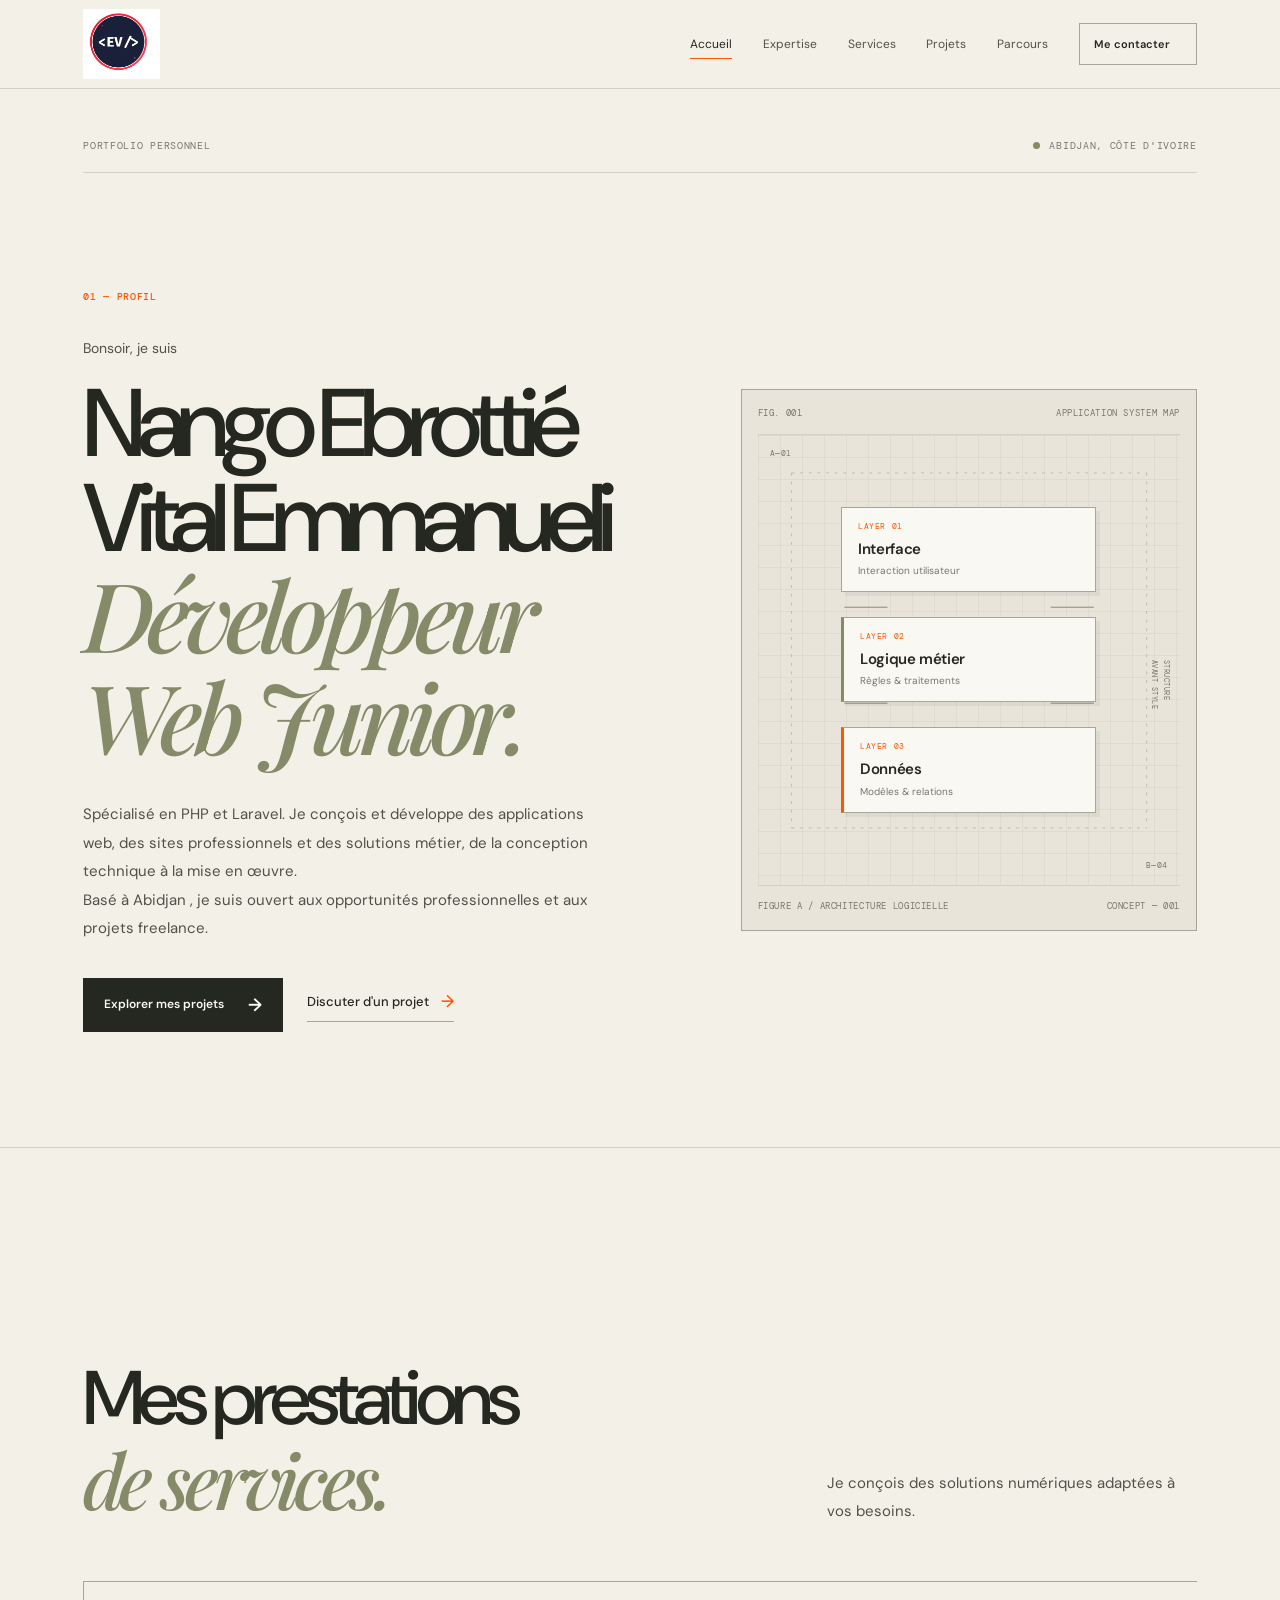
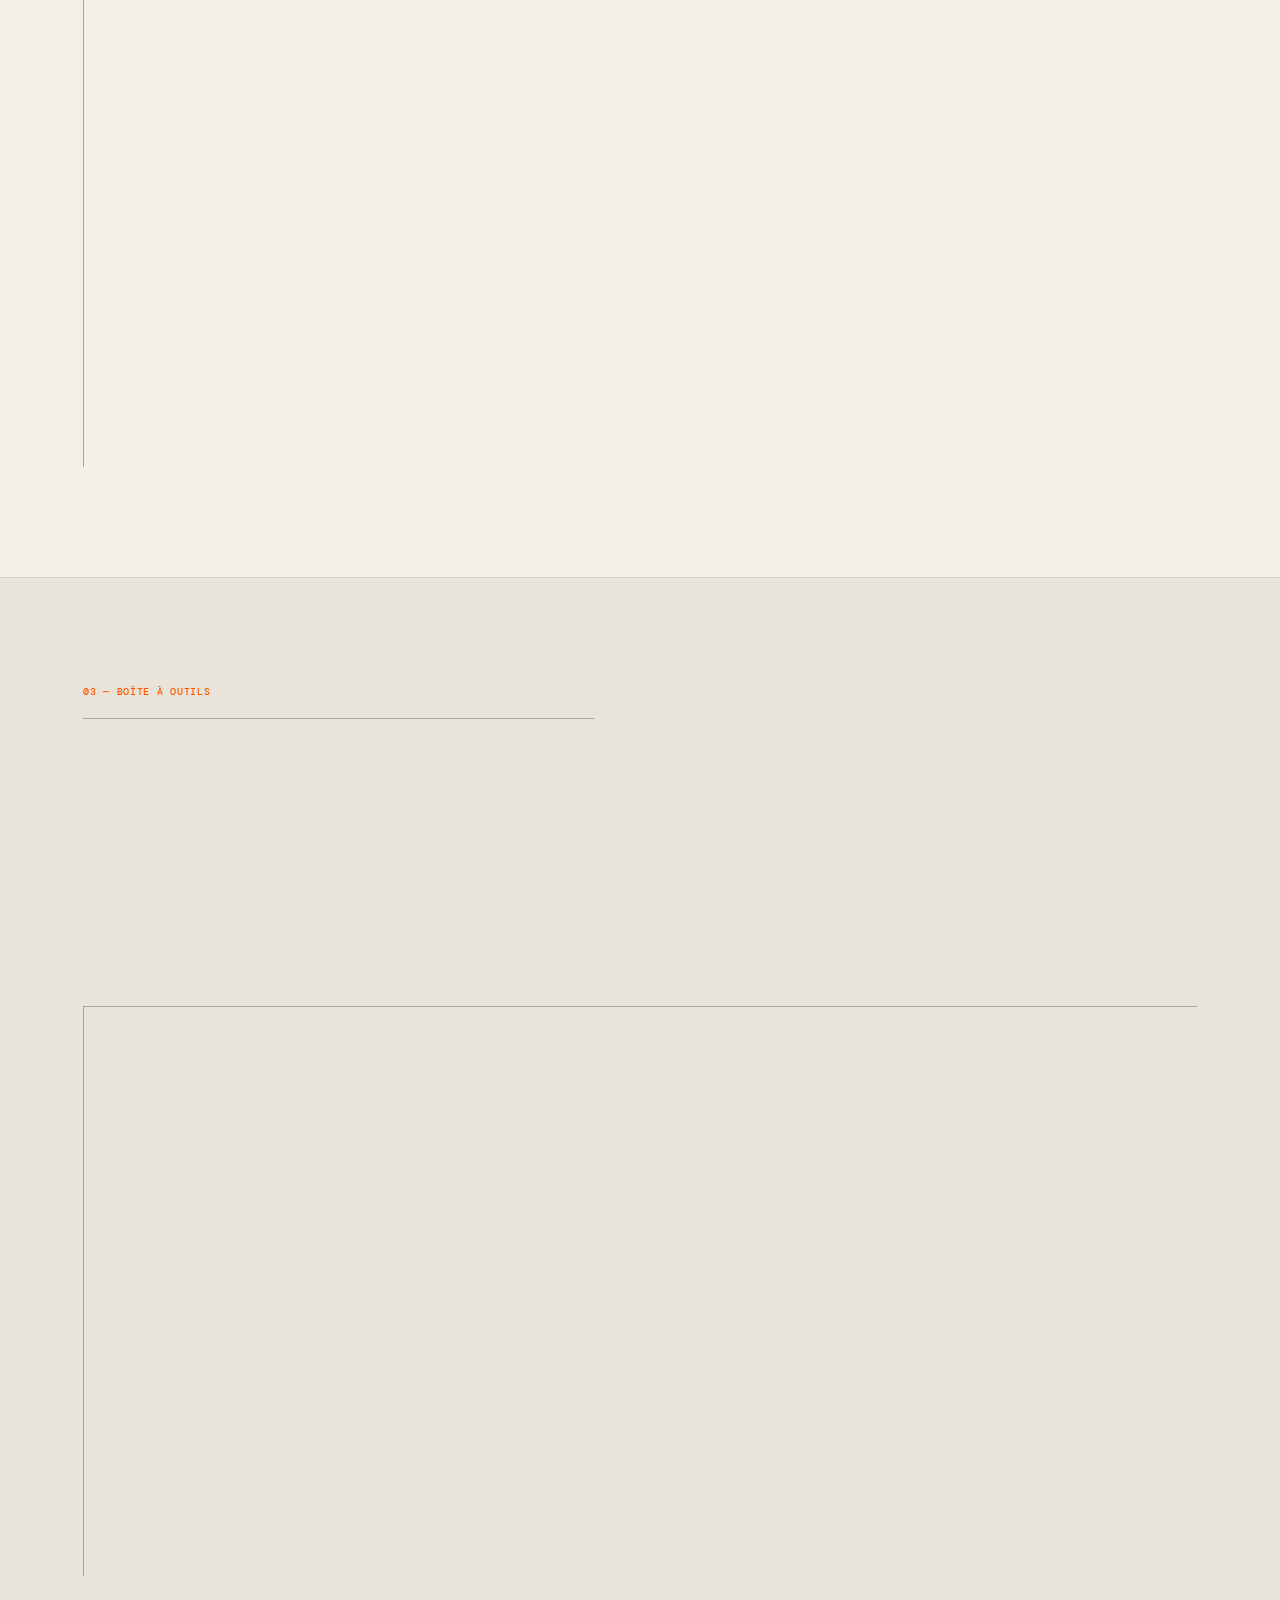
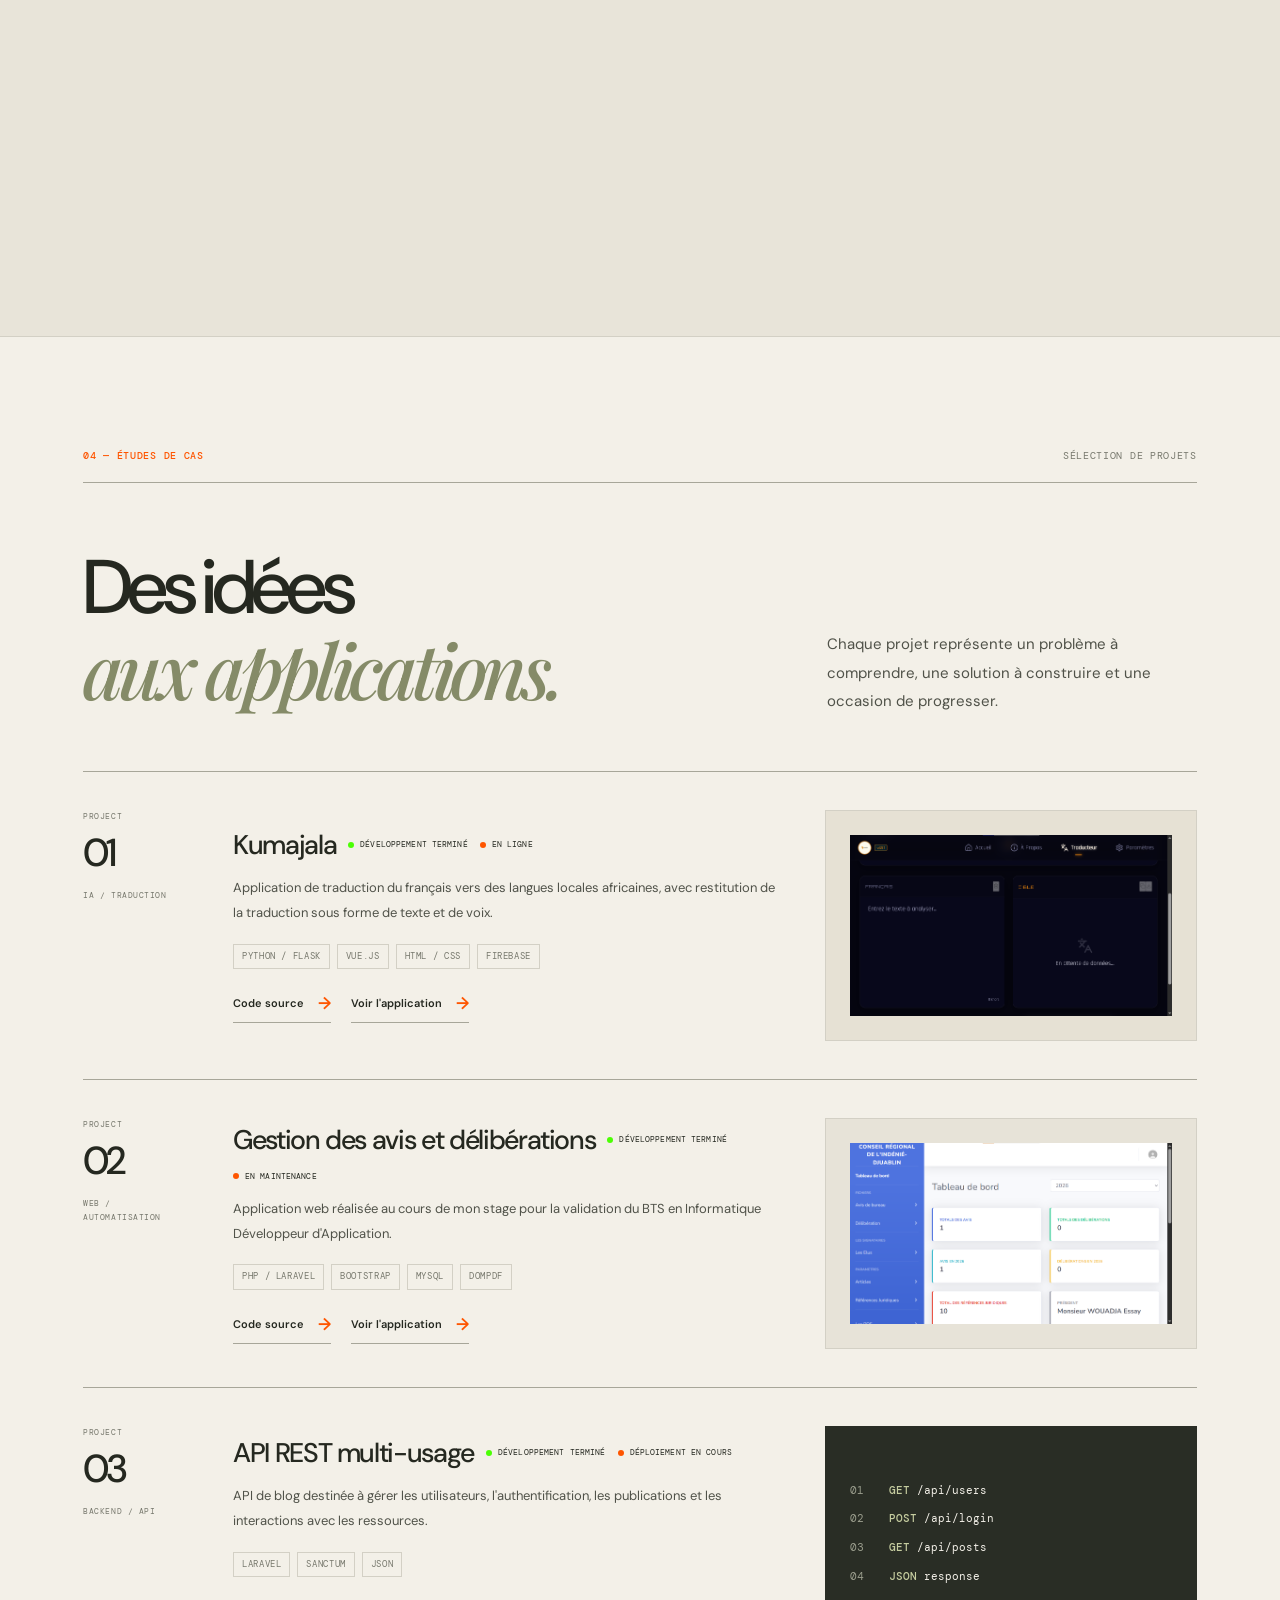
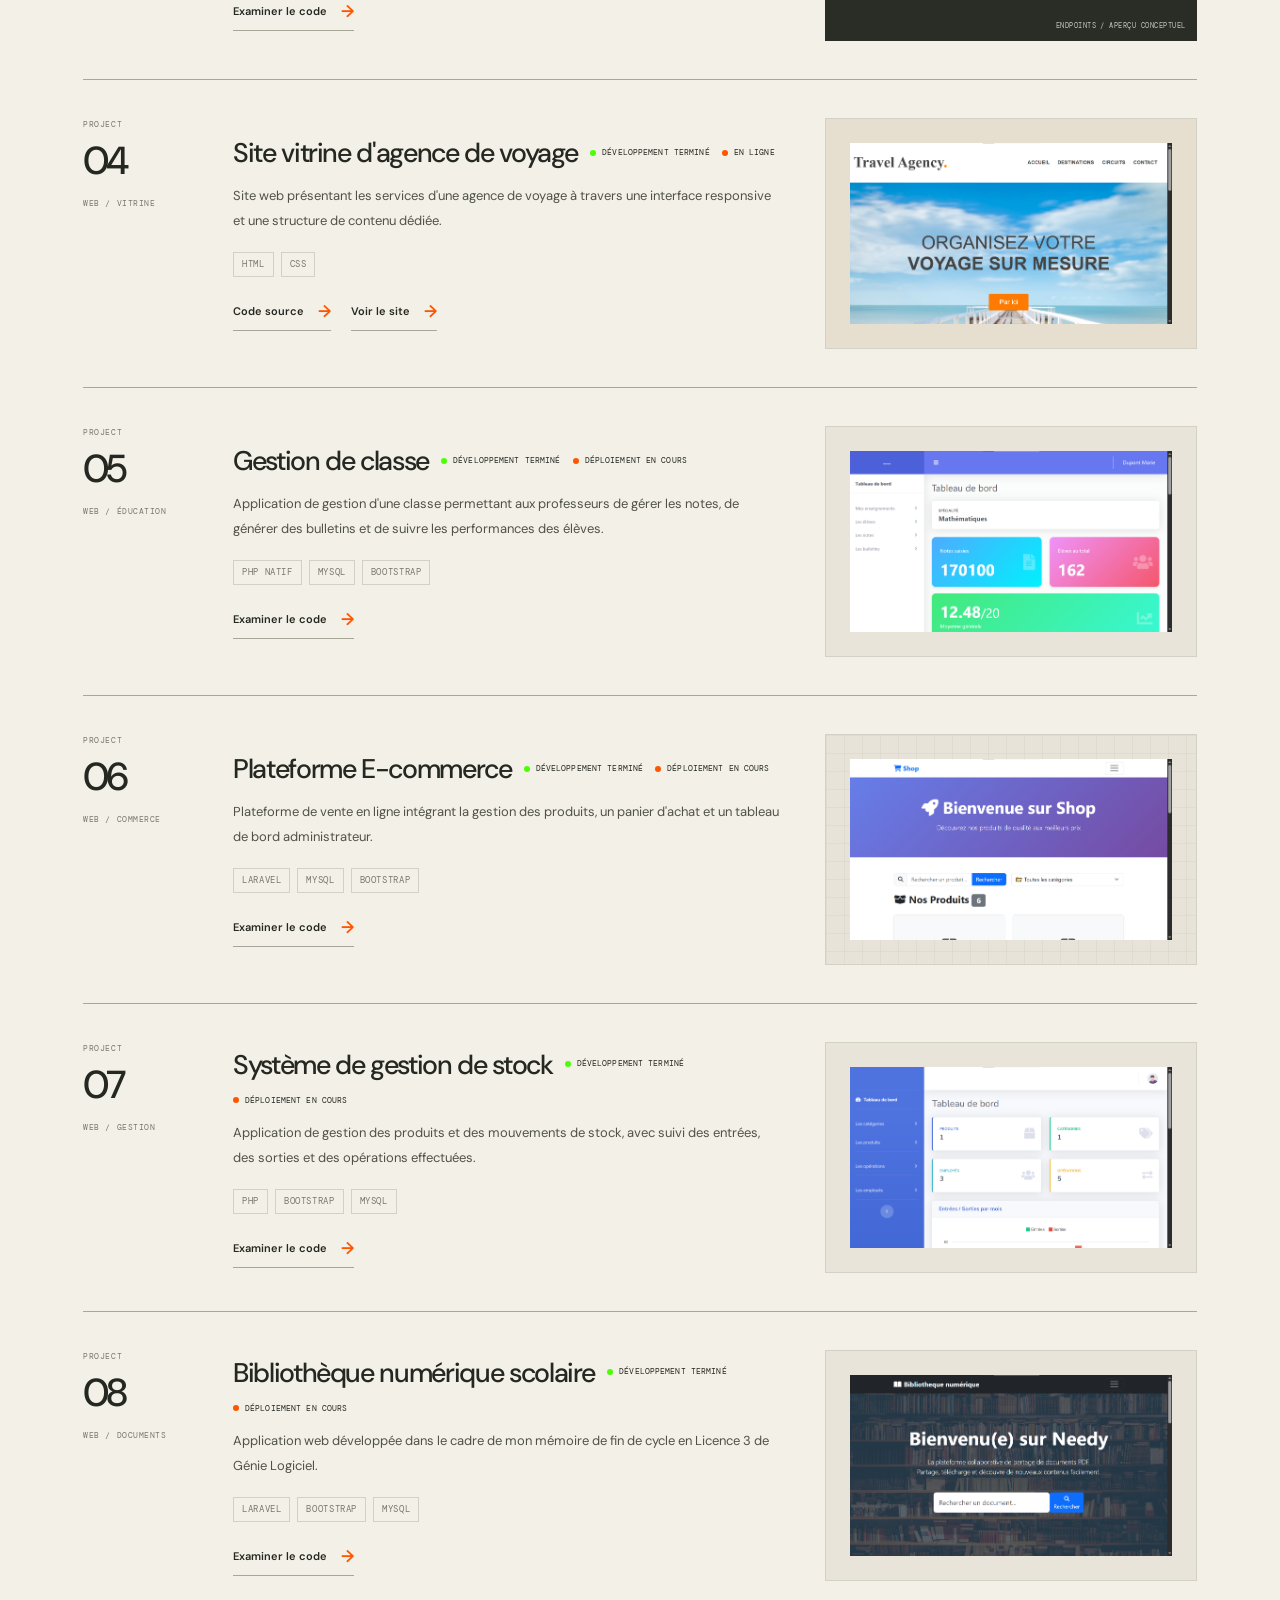
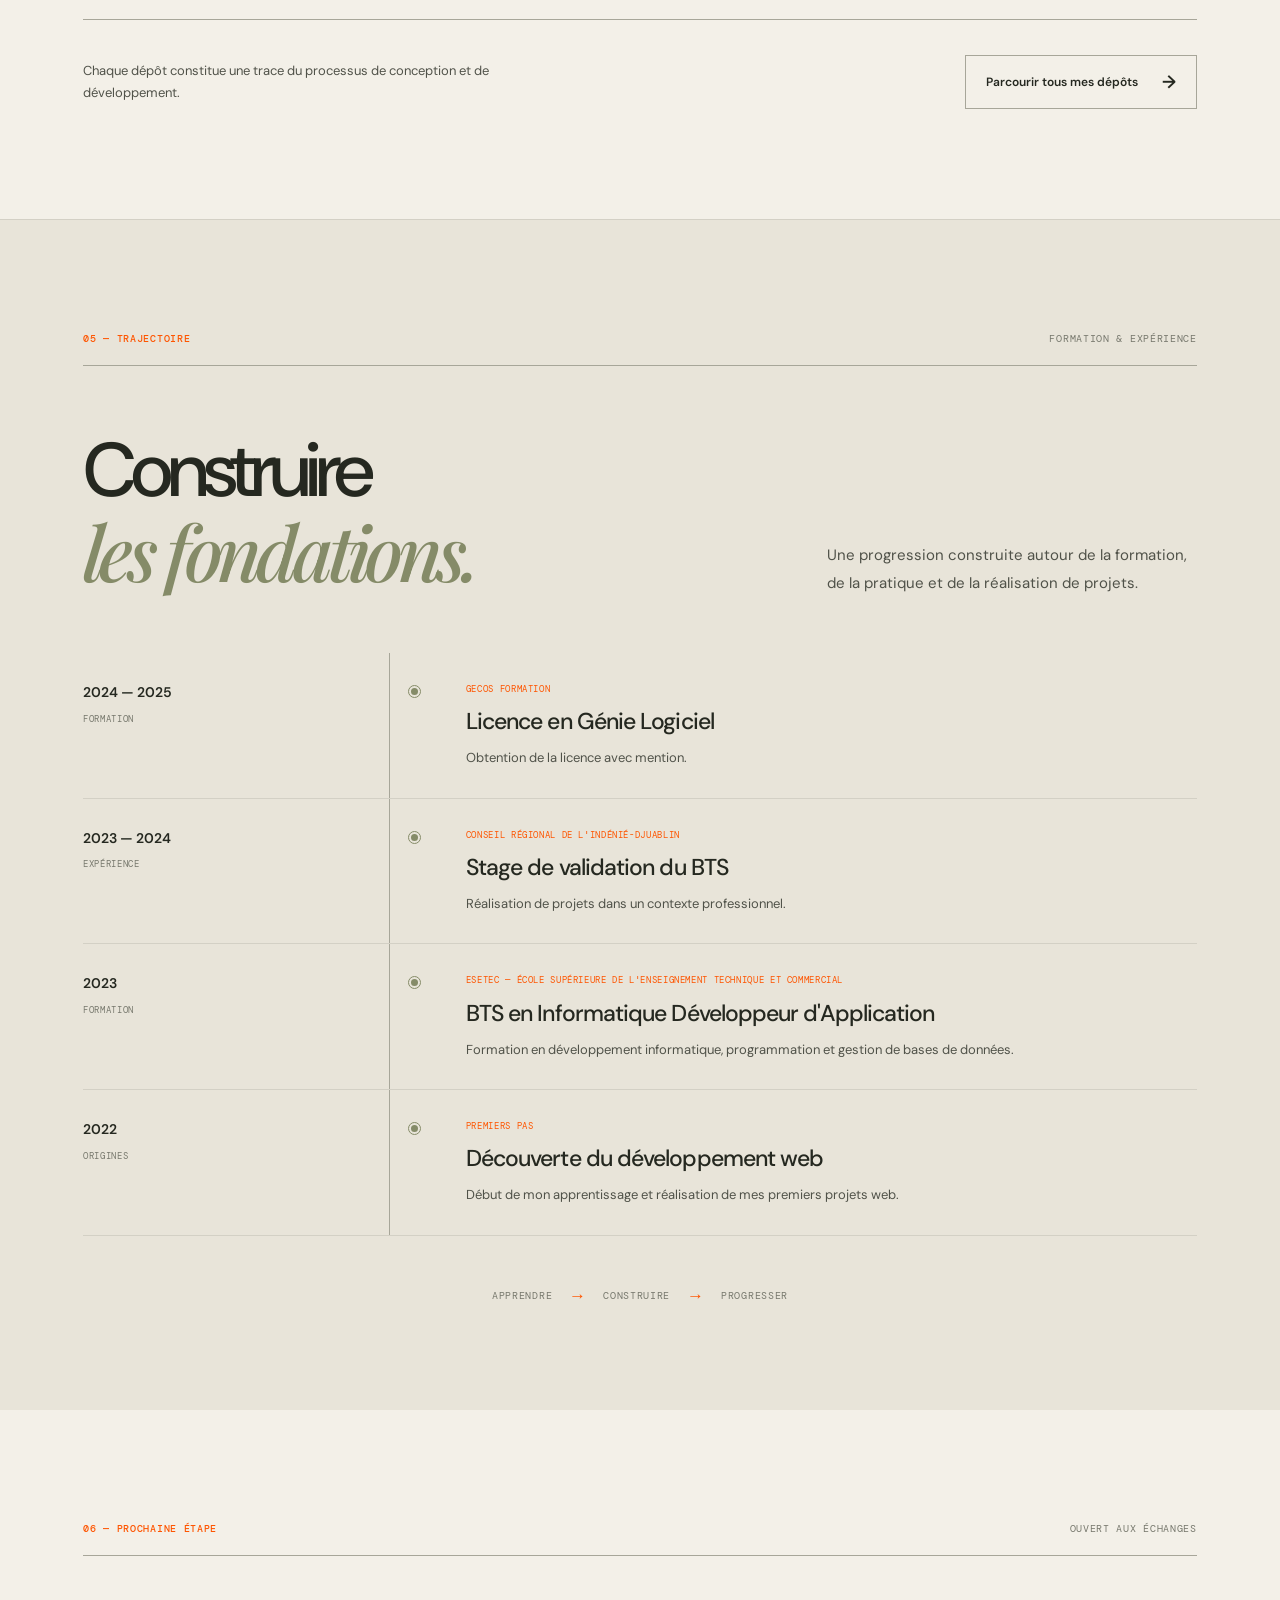
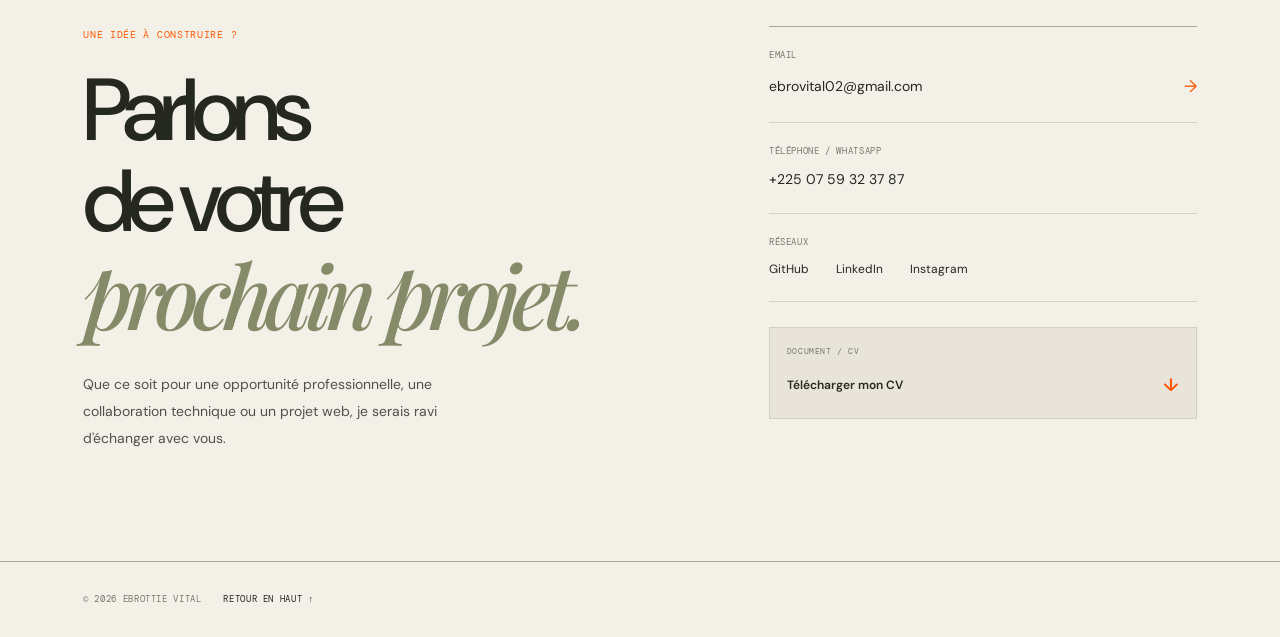
<file: index.html>
<!DOCTYPE html>
<html lang="fr">
<head>
    <meta charset="UTF-8">
    <meta name="viewport" content="width=device-width, initial-scale=1.0">

    <meta name="description" content="Portfolio de Nango Ebrottié Vital Emmanueli, développeur logiciel. Conception d'applications web, API REST et bases de données.">
    <meta name="author" content="Nango Ebrottié Vital Emmanueli">

    <meta property="og:title" content="Ebro Vital — Ingénierie logicielle">
    <meta property="og:description" content="Concevoir des applications utiles. Structurer des systèmes fiables.">
    <meta property="og:type" content="website">
    <meta property="og:url" content="https://ebrovitalportfolio.netlify.app/">
    <meta property="og:image" content="image/logo.png">

    <link rel="icon" href="image/logo.png" type="image/png">
    <link rel="stylesheet"
          href="https://cdnjs.cloudflare.com/ajax/libs/font-awesome/6.4.0/css/all.min.css">
    <link rel="stylesheet" href="style.css">

    <title>Ebrottié Vital — Portfolio</title>

    <script src="script.js" defer></script>
</head>

<body>

    <!-- Barre de navigation -->
    <header class="site-header" id="top">
        <nav class="navigation" aria-label="Navigation principale">

            <div class="logo">
                <img src="image/logo.png" alt="">
            </div>

            <button
                class="menu-toggle"
                id="menu-toggle"
                aria-label="Ouvrir le menu"
                aria-expanded="false"
                aria-controls="nav-links">
                <span></span>
                <span></span>
            </button>

            <ul class="nav-links" id="nav-links">
                <li><a href="#home" class="nav-link active">Accueil</a></li>
                <li><a href="#skills" class="nav-link">Expertise</a></li>
                <li><a href="#services" class="nav-link">Services</a></li>
                <li><a href="#projects" class="nav-link">Projets</a></li>
                <li><a href="#journey" class="nav-link">Parcours</a></li>
                <li><a href="#contact" class="nav-contact">Me contacter <span></span></a></li>
            </ul>

        </nav>
    </header>


    <main>

        <!-- 01 — Hero -->
        <section class="hero section-shell" id="home">

            <div class="hero-topline">
                <span class="eyebrow">PORTFOLIO PERSONNEL</span>
                <span class="location-label">
                    <span class="status-dot"></span>
                    ABIDJAN, CÔTE D'IVOIRE
                </span>
            </div>

            <div class="hero-grid">

                <div class="hero-copy">
                    <p class="section-index">01 — PROFIL</p>

                    <p class="hero-intro">Bonjour, je suis</p>

                    <h1>
                        Nango Ebrottié <br>
                        Vital Emmanueli <br>
                        <span class="serif-accent">Développeur Web Junior.</span>
                    </h1>

                    <p class="hero-description">
                        Spécialisé en PHP et Laravel. Je conçois et développe des applications web, des sites professionnels et des solutions métier, de la conception technique à la mise en œuvre.

                        <br>Basé à Abidjan , je suis ouvert aux opportunités professionnelles et aux projets freelance.
                        
                    </p>

                    <div class="hero-actions">
                        <a href="#projects" class="button-primary">
                            Explorer mes projets <span>→</span>
                        </a>

                        <a href="#contact" class="text-link">
                            Discuter d'un projet <span>→</span>
                        </a>
                    </div>

                    <!-- <div class="hero-footnote">
                        <span>PHP / LARAVEL / JAVASCRIPT</span>
                        <span>CONCEPTION · DÉVELOPPEMENT · ITÉRATION</span>
                    </div> -->
                </div>


                <!-- Schéma architectural décoratif -->
                 <div class="architecture-panel" aria-label="Schéma conceptuel des couches d'une application">

                    <div class="diagram-header">
                        <span>FIG. 001</span>
                        <span>APPLICATION SYSTEM MAP</span>
                    </div>

                    <div class="diagram-canvas">

                        <div class="diagram-coordinate coordinate-top">A—01</div>
                        <div class="diagram-coordinate coordinate-bottom">B—04</div>

                        <svg class="diagram-lines"
                             viewBox="0 0 440 450"
                             role="img"
                             aria-label="Connexions entre interface, logique métier et base de données">

                            <path d="M220 95 V145" />
                            <path d="M220 195 V245" />
                            <path d="M220 295 V345" />

                            <path d="M90 170 H135" />
                            <path d="M305 170 H350" />

                            <path d="M90 270 H135" />
                            <path d="M305 270 H350" />

                            <circle cx="220" cy="120" r="4" />
                            <circle cx="220" cy="220" r="4" />
                            <circle cx="220" cy="320" r="4" />

                            <path class="diagram-guide" d="M35 30 H405" />
                            <path class="diagram-guide" d="M35 400 H405" />
                            <path class="diagram-guide" d="M35 30 V400" />
                            <path class="diagram-guide" d="M405 30 V400" />
                        </svg>

                        <div class="architecture-node node-interface">
                            <span class="node-number">LAYER 01</span>
                            <strong>Interface</strong>
                            <small>Interaction utilisateur</small>
                        </div>

                        <div class="architecture-node node-logic">
                            <span class="node-number">LAYER 02</span>
                            <strong>Logique métier</strong>
                            <small>Règles & traitements</small>
                        </div>

                        <div class="architecture-node node-data">
                            <span class="node-number">LAYER 03</span>
                            <strong>Données</strong>
                            <small>Modèles & relations</small>
                        </div>

                        <div class="diagram-side-note">
                            STRUCTURE<br>AVANT STYLE
                        </div>

                    </div>

                    <div class="diagram-footer">
                        <span>FIGURE A / ARCHITECTURE LOGICIELLE</span>
                        <span>CONCEPT — 001</span>
                    </div>

                </div>

            </div>

            <!-- <div class="hero-bottomline">
                <span>INGÉNIERIE LOGICIELLE & APPLICATIONS WEB</span>
                <a href="#approach" aria-label="Découvrir mon approche">
                    DÉFILER POUR EXPLORER <span>↓</span>
                </a>
            </div> -->

        </section>


        <!-- 02 — services -->
        <section class="approach-section section-shell" id="services">

            <div class="section-heading">
                <p class="section-index">02 — SERVICES</p>
                <span class="section-reference">PRESTATION DE SERVICES</span>
            </div>

            <div class="section-intro-grid">
                <h2 class="section-title">
                    Mes prestations<br>
                    <span class="serif-accent">de services.</span>
                </h2>

                <p class="section-description">
                    Je conçois des solutions numériques adaptées à vos besoins.
                </p>
            </div>

            <div class="expertise-grid">

                <article class="expertise-card">
                    <div class="expertise-card-top">
                        <i class="fa-solid fa-laptop-code"
                        aria-hidden="true"></i>
                    </div>

                    <h3>Création de sites web</h3>

                    <p>
                        Conception de sites vitrines, sites
                        professionnels et landing pages pour
                        valoriser votre activité et renforcer
                        votre présence en ligne.
                    </p>
                </article>

                <article class="expertise-card">
                    <div class="expertise-card-top">
                        <i class="fa-solid fa-code"
                        aria-hidden="true"></i>
                    </div>

                    <h3>Applications web sur mesure</h3>

                    <p>
                        Développement d'applications métier
                        pour automatiser vos processus,
                        centraliser vos données et simplifier
                        la gestion de vos activités.
                    </p>
                </article>

                <article class="expertise-card">
                    <div class="expertise-card-top">
                        <i class="fa-solid fa-diagram-project"
                        aria-hidden="true"></i>
                    </div>

                    <h3>Développement d'API REST</h3>

                    <p>
                        Conception d'API pour structurer,
                        sécuriser et faciliter les échanges
                        de données entre différentes
                        applications.
                    </p>
                </article>

                <article class="expertise-card">
                    <div class="expertise-card-top">
                        <i class="fa-solid fa-screwdriver-wrench"
                        aria-hidden="true"></i>
                    </div>

                    <h3>Maintenance et amélioration</h3>

                    <p>
                        Correction de bugs, évolution des
                        fonctionnalités et amélioration
                        d'applications web existantes.
                    </p>
                </article>

            </div>

        </section> 


        <!-- 03 — Compétences -->
        <section class="expertise-section section-shell" id="skills">

            <div class="section-heading">
                <p class="section-index">03 — BOÎTE À OUTILS</p>
                <span class="section-reference">COMPÉTENCES TECHNIQUES</span>
            </div>

            <div class="section-intro-grid">
                <h2 class="section-title">
                    Mes compétences<br>
                    <span class="serif-accent">techniques.</span>
                </h2>

                <p class="section-description">
                    Les technologies que j'utilise pour concevoir,
                    développer et organiser mes applications.
                </p>
            </div>

            <div class="expertise-grid">

                <article class="expertise-card">
                    <div class="expertise-card-top">
                        <i class="fa-solid fa-terminal" aria-hidden="true"></i>
                    </div>

                    <h3>Backend & logique métier</h3>

                    <p>
                        Développement des fonctionnalités, gestion des
                        requêtes et structuration des traitements côté serveur.
                    </p>

                    <div class="technology-list">
                        <span>PHP</span>
                        <span>Laravel</span>
                        <!-- <span>Python / Flask</span>
                        <span>API REST</span> -->
                    </div>
                </article>


                <article class="expertise-card">
                    <div class="expertise-card-top">
                        <!-- <span>DISCIPLINE / 02</span> -->
                        <i class="fa-solid fa-object-group" aria-hidden="true"></i>
                    </div>

                    <h3>Interfaces web</h3>

                    <p>
                        Création d'interfaces fonctionnelles et responsives
                        qui facilitent l'utilisation des applications.
                    </p>

                    <div class="technology-list">
                        <span>HTML</span>
                        <span>CSS</span>
                        <span>JavaScript</span>
                        <span>Bootstrap</span>
                        <span>Tailwind CSS</span>
                        <!-- <span>Vue.js</span> -->
                    </div>
                </article>


                <article class="expertise-card">
                    <div class="expertise-card-top">
                        <!-- <span>DISCIPLINE / 03</span> -->
                        <i class="fa-solid fa-database" aria-hidden="true"></i>
                    </div>

                    <h3>Architecture des données</h3>

                    <p>
                        Organisation des données et conception de structures
                        adaptées aux besoins des applications.
                    </p>

                    <div class="technology-list">
                        <span>MySQL</span>
                        <span>PostgreSQL</span>
                        <span>SQLite</span>
                        <!-- <span>Modélisation</span> -->
                    </div>
                </article>


                <article class="expertise-card">
                    <div class="expertise-card-top">
                        <!-- <span>DISCIPLINE / 04</span> -->
                        <i class="fa-solid fa-screwdriver-wrench" aria-hidden="true"></i>
                    </div>

                    <h3>Outils & environnement</h3>

                    <p>
                        Outils de développement et de gestion du code
                        utilisés au quotidien.
                    </p>

                    <div class="technology-list">
                        <span>Git</span>
                        <span>GitHub</span>
                        <span>VS Code</span>
                    </div>
                </article>

            </div>
            <article class="expertise-card">
                    <div class="expertise-card-top">
                        <!-- <span>DISCIPLINE / 04</span> -->
                        <i class="fa-solid fa-server" aria-hidden="true"></i>
                    </div>

                    <h3>Déploiement & Hébergement</h3>

                    <p>
                        Plateforme pour l'hébergement des applications web.
                    </p>

                    <div class="technology-list">
                        <span>Vercel</span>
                        <span>Netlify</span>
                        <span>Render</span>
                        <span>Railway</span>
                        <span>infinity</span>
                    </div>
            </article>
            

            <!-- <div class="expertise-note">
                <span class="note-symbol">+</span>
                <p>
                    Mon approche : choisir un outil en fonction du problème,
                    et non l'inverse.
                </p>
            </div> -->

        </section>


        <!-- 04 — Projets -->
        <section class="projects-section section-shell" id="projects">

            <div class="section-heading">
                <p class="section-index">04 — ÉTUDES DE CAS</p>
                <span class="section-reference">SÉLECTION DE PROJETS</span>
            </div>

            <div class="section-intro-grid projects-intro">
                <h2 class="section-title">
                    Des idées<br>
                    <span class="serif-accent">aux applications.</span>
                </h2>

                <p class="section-description">
                    Chaque projet représente un problème à comprendre,
                    une solution à construire et une occasion de progresser.
                </p>
            </div>


            <div class="project-list">


                <!-- Projet 01 -->
                <article class="project-entry">

                    <div class="project-index">
                        <span>PROJECT</span>
                        <strong>01</strong>
                        <span>IA / TRADUCTION</span>
                    </div>

                    <div class="project-main">
                        <div class="project-heading">
                            <h3>Kumajala</h3>
                            <span class="project-status status-complete">
                                <span></span>Développement Terminé
                            </span>
                            <span class="project-status status-progress">
                                <span></span> En ligne
                            </span>
                        </div>

                        <p>
                            Application de traduction du français vers des
                            langues locales africaines, avec restitution
                            de la traduction sous forme de texte et de voix.
                        </p>

                        <div class="project-stack">
                            <span>Python / Flask</span>
                            <span>Vue.js</span>
                            <span>HTML / CSS</span>
                            <span>Firebase</span>
                        </div>

                        <div class="project-actions">
                            <a href="https://github.com/EbroVital/kumajala"
                               target="_blank"
                               rel="noopener noreferrer"
                               class="project-link">
                                Code source <span>→</span>
                            </a>

                            <a href="https://kumajala-ten.vercel.app/"
                               target="_blank"
                               rel="noopener noreferrer"
                               class="project-link">
                                Voir l'application <span>→</span>
                            </a>
                        </div>
                    </div>

                    <div class="project-visual visual-language">
                        <img src="image/kumajala.png" alt="Interface de traduction" srcset="">
                        <!-- <div class="language-card">
                            <span>FR</span>
                            <div class="language-arrow">→</div>
                            <span>AF</span>
                        </div>
                        <div class="language-wave">
                            <i></i><i></i><i></i><i></i><i></i>
                            <i></i><i></i><i></i><i></i><i></i>
                            <i></i><i></i><i></i>
                        </div> -->
                        <!-- <span class="visual-caption">LANGUE / TRANSMISSION</span> -->
                    </div>

                </article>


                <!-- Projet 02 -->
                <article class="project-entry">

                    <div class="project-index">
                        <span>PROJECT</span>
                        <strong>02</strong>
                        <span>WEB / AUTOMATISATION</span>
                    </div>

                    <div class="project-main">
                        <div class="project-heading">
                            <h3>Gestion des avis et délibérations</h3>
                            <span class="project-status status-complete">
                                <span></span>Développement terminé
                            </span>
                            <span class="project-status status-progress">
                                <span></span> En maintenance
                            </span>
                        </div>

                        <p>
                            Application web réalisée au cours de mon stage
                            pour la validation du BTS en Informatique
                            Développeur d'Application.
                        </p>

                        <div class="project-stack">
                            <span>PHP / Laravel</span>
                            <span>Bootstrap</span>
                            <span>MySQL</span>
                            <span>DOMPDF</span>
                        </div>

                        <div class="project-actions">
                            <a href="https://github.com/EbroVital/stage_app"
                               target="_blank"
                               rel="noopener noreferrer"
                               class="project-link">
                                Code source <span>→</span>
                            </a>

                            <a href="https://stageapp-production.up.railway.app/"
                               target="_blank"
                               rel="noopener noreferrer"
                               class="project-link">
                                Voir l'application <span>→</span>
                            </a>
                        </div>
                    </div>

                    <div class="project-visual visual-documents">
                        <img src="image/TB.png" alt="Tableau de bord de la gestion des avis et des délibérations" srcset="">
                        <!-- <div class="document-sheet">
                            <div class="document-stamp">VALIDATION</div>
                            <div class="document-line wide"></div>
                            <div class="document-line"></div>
                            <div class="document-line medium"></div>
                            <div class="document-separator"></div>
                            <div class="document-line"></div>
                            <div class="document-line medium"></div>
                        </div> -->
                        <!-- <span class="visual-caption">DOCUMENTS / GESTION</span> -->
                    </div>

                </article>


                <!-- Projet 03 -->
                <article class="project-entry">

                    <div class="project-index">
                        <span>PROJECT</span>
                        <strong>03</strong>
                        <span>BACKEND / API</span>
                    </div>

                    <div class="project-main">
                        <div class="project-heading">
                            <h3>API REST multi-usage</h3>
                            <span class="project-status status-complete">
                                <span></span>Développement terminé
                            </span>
                            <span class="project-status status-progress">
                                <span></span> Déploiement en cours
                            </span>
                        </div>

                        <p>
                            API de blog destinée à gérer les utilisateurs,
                            l'authentification, les publications et les
                            interactions avec les ressources.
                        </p>

                        <div class="project-stack">
                            <span>Laravel</span>
                            <span>Sanctum</span>
                            <span>JSON</span>
                        </div>

                        <a href="https://github.com/EbroVital/blogUserApi"
                           target="_blank"
                           rel="noopener noreferrer"
                           class="project-link">
                            Examiner le code <span>→</span>
                        </a>
                    </div>

                    <div class="project-visual visual-api" aria-hidden="true">
                        <div class="api-code">
                            <span class="code-muted">01</span>
                            <span><b>GET</b> /api/users</span>
                            <span class="code-muted">02</span>
                            <span><b>POST</b> /api/login</span>
                            <span class="code-muted">03</span>
                            <span><b>GET</b> /api/posts</span>
                            <span class="code-muted">04</span>
                            <span><b>JSON</b> response</span>
                        </div>
                        <span class="visual-caption">ENDPOINTS / APERÇU CONCEPTUEL</span>
                    </div>

                </article>


                 <!-- Projet 04 -->
                <article class="project-entry">

                    <div class="project-index">
                        <span>PROJECT</span>
                        <strong>04</strong>
                        <span>WEB / VITRINE</span>
                    </div>

                    <div class="project-main">
                        <div class="project-heading">
                            <h3>Site vitrine d'agence de voyage</h3>
                            <span class="project-status status-complete">
                                <span></span> Développement terminé
                            </span>
                            <span class="project-status status-progress">
                                <span></span> En ligne
                            </span>
                        </div>

                        <p>
                            Site web présentant les services d'une agence
                            de voyage à travers une interface responsive
                            et une structure de contenu dédiée.
                        </p>

                        <div class="project-stack">
                            <span>HTML</span>
                            <span>CSS</span>
                        </div>

                        <div class="project-actions">
                            <a href="https://github.com/EbroVital/Site_vitrine-agence-de-voyage-"
                               target="_blank"
                               rel="noopener noreferrer"
                               class="project-link">
                                Code source <span>→</span>
                            </a>

                            <a href="https://travelsiteagency.netlify.app/"
                               target="_blank"
                               rel="noopener noreferrer"
                               class="project-link">
                                Voir le site <span>→</span>
                            </a>
                        </div>
                    </div>

                    <div class="project-visual visual-travel">
                        <img src="image/travel.png" alt="Page d'accueil du site web de l'agence de voyage" srcset="">
                        <!-- <div class="travel-composition">
                            <span class="travel-label">EXPLORE / DISCOVER</span>
                            <div class="travel-sun"></div>
                            <div class="travel-horizon"></div>
                            <div class="travel-mountain mountain-one"></div>
                            <div class="travel-mountain mountain-two"></div>
                        </div> -->
                        <!-- <span class="visual-caption">WEB DESIGN / VOYAGE</span> -->
                    </div>

                </article>


                <!-- Projet 05 -->
                <article class="project-entry">

                    <div class="project-index">
                        <span>PROJECT</span>
                        <strong>05</strong>
                        <span>WEB / ÉDUCATION</span>
                    </div>

                    <div class="project-main">
                        <div class="project-heading">
                            <h3>Gestion de classe</h3>
                            <span class="project-status status-complete">
                                <span></span>Développement terminé
                            </span>
                            <span class="project-status status-progress">
                                <span></span> Déploiement en cours
                            </span>
                        </div>

                        <p>
                            Application de gestion d'une classe permettant
                            aux professeurs de gérer les notes, de générer
                            des bulletins et de suivre les performances des élèves.
                        </p>

                        <div class="project-stack">
                            <span>PHP natif</span>
                            <span>MySQL</span>
                            <span>Bootstrap</span>
                        </div>

                        <a href="https://github.com/EbroVital/GestionClasse"
                           target="_blank"
                           rel="noopener noreferrer"
                           class="project-link">
                            Examiner le code <span>→</span>
                        </a>
                    </div>

                    <div class="project-visual visual-school">
                        <img src="image/note.png" alt="Interface de gestion des classes" srcset="">
                        <!-- <div class="school-sheet">
                            <div class="sheet-heading"></div>
                            <div class="sheet-row"><i></i><i></i><i></i></div>
                            <div class="sheet-row"><i></i><i></i><i></i></div>
                            <div class="sheet-row"><i></i><i></i><i></i></div>
                            <div class="sheet-row"><i></i><i></i><i></i></div>
                        </div>
                        <span class="visual-caption">DONNÉES / ORGANISATION</span> -->
                    </div>

                </article>


                <!-- Projet 06 -->
                <article class="project-entry">

                    <div class="project-index">
                        <span>PROJECT</span>
                        <strong>06</strong>
                        <span>WEB / COMMERCE</span>
                    </div>

                    <div class="project-main">
                        <div class="project-heading">
                            <h3>Plateforme E-commerce</h3>
                            <span class="project-status status-complete">
                                <span></span> Développement terminé
                            </span>
                            <span class="project-status status-progress">
                                <span></span> Déploiement en cours
                            </span>
                        </div>

                        <p>
                            Plateforme de vente en ligne intégrant la gestion
                            des produits, un panier d'achat et un tableau
                            de bord administrateur.
                        </p>

                        <div class="project-stack">
                            <span>Laravel</span>
                            <span>MySQL</span>
                            <span>Bootstrap</span>
                        </div>

                        <a href="https://github.com/EbroVital/Shop"
                           target="_blank"
                           rel="noopener noreferrer"
                           class="project-link">
                            Examiner le code <span>→</span>
                        </a>
                    </div>

                    <div class="project-visual visual-commerce">
                        <img src="image/shop.png" alt="Interface de la plateforme e-commerce présentant les produits disponibles" srcset="">
                        <!-- <div class="visual-browser">
                            <div class="browser-bar"><i></i><i></i><i></i></div>
                            <div class="commerce-layout">
                                <div class="commerce-sidebar"></div>
                                <div class="commerce-content">
                                    <div class="mock-line"></div>
                                    <div class="mock-products">
                                        <span></span><span></span><span></span>
                                    </div>
                                    <div class="mock-line short"></div>
                                </div>
                            </div>
                        </div> -->
                        <!-- <span class="visual-caption">INTERFACE / CONCEPT</span> -->
                    </div>

                </article>


                <!-- Projet 07 -->
                <article class="project-entry">

                    <div class="project-index">
                        <span>PROJECT</span>
                        <strong>07</strong>
                        <span>WEB / GESTION</span>
                    </div>

                    <div class="project-main">
                        <div class="project-heading">
                            <h3>Système de gestion de stock</h3>
                            <span class="project-status status-complete">
                                <span></span>Développement terminé
                            </span>
                            <span class="project-status status-progress">
                                <span></span> Déploiement en cours
                            </span>
                        </div>

                        <p>
                            Application de gestion des produits et des
                            mouvements de stock, avec suivi des entrées,
                            des sorties et des opérations effectuées.
                        </p>

                        <div class="project-stack">
                            <span>PHP</span>
                            <span>Bootstrap</span>
                            <span>MySQL</span>
                        </div>

                        <a href="https://github.com/EbroVital/GestionStock"
                           target="_blank"
                           rel="noopener noreferrer"
                           class="project-link">
                            Examiner le code <span>→</span>
                        </a>
                    </div>

                    <div class="project-visual visual-stock">
                        <img src="image/admin.png" alt="Tableau de bord de l'application de gestion de stock" srcset="">
                        <!-- <div class="stock-grid">
                            <div class="stock-cell stock-cell-large">
                                <span>INVENTORY</span>
                                <strong>↗</strong>
                                <div class="stock-bars"><i></i><i></i><i></i><i></i></div>
                            </div>
                            <div class="stock-cell"><span>ENTRÉES</span><strong>+</strong></div>
                            <div class="stock-cell"><span>SORTIES</span><strong>−</strong></div>
                        </div> -->
                        <!-- <span class="visual-caption">FLUX / INVENTAIRE</span> -->
                    </div>

                </article>


                <!-- Projet 08 -->
                <article class="project-entry">

                    <div class="project-index">
                        <span>PROJECT</span>
                        <strong>08</strong>
                        <span>WEB / DOCUMENTS</span>
                    </div>

                    <div class="project-main">
                        <div class="project-heading">
                            <h3>Bibliothèque numérique scolaire</h3>
                            <span class="project-status status-complete">
                                <span></span>Développement terminé
                            </span>
                            <span class="project-status status-progress">
                                <span></span> Déploiement en cours
                            </span>
                        </div>

                        <p>
                            Application web développée dans le cadre
                            de mon mémoire de fin de cycle en Licence 3
                            de Génie Logiciel.
                        </p>

                        <div class="project-stack">
                            <span>Laravel</span>
                            <span>Bootstrap</span>
                            <span>MySQL</span>
                        </div>

                        <a href="https://github.com/EbroVital/GestionBibliotheque_Numerique"
                           target="_blank"
                           rel="noopener noreferrer"
                           class="project-link">
                            Examiner le code <span>→</span>
                        </a>
                    </div>

                    <div class="project-visual visual-library">
                        <img src="image/needy.png" alt="Interface de la bibliothèque numérique affichant le catalogue des documents" srcset="">
                        <!-- <div class="library-books">
                            <span></span><span></span><span></span><span></span>
                        </div>
                        <div class="library-base"></div>
                        <span class="visual-caption">DOCUMENTATION / ACCÈS</span> -->
                    </div>

                </article>


            </div>

            <div class="projects-footer">
                <p>
                    Chaque dépôt constitue une trace du processus de conception
                    et de développement.
                </p>

                <a href="https://github.com/EbroVital"
                   target="_blank"
                   rel="noopener noreferrer"
                   class="button-secondary">
                    Parcourir tous mes dépôts <span>→</span>
                </a>
            </div>

        </section>


        <!-- 05 — Parcours -->
        <section class="journey-section section-shell" id="journey">

            <div class="section-heading">
                <p class="section-index">05 — TRAJECTOIRE</p>
                <span class="section-reference">FORMATION & EXPÉRIENCE</span>
            </div>

            <div class="section-intro-grid">
                <h2 class="section-title">
                    Construire<br>
                    <span class="serif-accent">les fondations.</span>
                </h2>

                <p class="section-description">
                    Une progression construite autour de la formation,
                    de la pratique et de la réalisation de projets.
                </p>
            </div>

            <div class="journey-timeline">

                <article class="journey-entry">
                    <div class="journey-date">
                        <span>2024 — 2025</span>
                        <span>FORMATION</span>
                    </div>

                    <div class="journey-marker"></div>

                    <div class="journey-content">
                        <p class="journey-organization">Gecos Formation</p>
                        <h3>Licence en Génie Logiciel</h3>
                        <p>
                            Obtention de la licence avec mention.
                        </p>
                    </div>
                </article>


                <article class="journey-entry">
                    <div class="journey-date">
                        <span>2023 — 2024</span>
                        <span>EXPÉRIENCE</span>
                    </div>

                    <div class="journey-marker"></div>

                    <div class="journey-content">
                        <p class="journey-organization">
                            Conseil Régional de l'Indénié-Djuablin
                        </p>
                        <h3>Stage de validation du BTS</h3>
                        <p>
                            Réalisation de projets dans un contexte professionnel.
                        </p>
                    </div>
                </article>


                <article class="journey-entry">
                    <div class="journey-date">
                        <span>2023</span>
                        <span>FORMATION</span>
                    </div>

                    <div class="journey-marker"></div>

                    <div class="journey-content">
                        <p class="journey-organization">
                            ESETEC — École Supérieure de l'Enseignement
                            Technique et Commercial
                        </p>
                        <h3>
                            BTS en Informatique Développeur d'Application
                        </h3>
                        <p>
                            Formation en développement informatique,
                            programmation et gestion de bases de données.
                        </p>
                    </div>
                </article>


                <article class="journey-entry">
                    <div class="journey-date">
                        <span>2022</span>
                        <span>ORIGINES</span>
                    </div>

                    <div class="journey-marker"></div>

                    <div class="journey-content">
                        <p class="journey-organization">Premiers pas</p>
                        <h3>Découverte du développement web</h3>
                        <p>
                            Début de mon apprentissage et réalisation
                            de mes premiers projets web.
                        </p>
                    </div>
                </article>

            </div>

            <div class="journey-footer">
                <span>APPRENDRE</span>
                <span class="journey-footer-symbol">→</span>
                <span>CONSTRUIRE</span>
                <span class="journey-footer-symbol">→</span>
                <span>PROGRESSER</span>
            </div>

        </section>


        <!-- 06 — Contact -->
        <section class="contact-section section-shell" id="contact">

            <div class="section-heading">
                <p class="section-index">06 — PROCHAINE ÉTAPE</p>
                <span class="section-reference">OUVERT AUX ÉCHANGES</span>
            </div>

            <div class="contact-grid">

                <div class="contact-main">
                    <p class="eyebrow">UNE IDÉE À CONSTRUIRE ?</p>

                    <h2>
                        Parlons<br>
                        de votre<br>
                        <span class="serif-accent">prochain projet.</span>
                    </h2>

                    <p class="contact-description">
                        Que ce soit pour une opportunité professionnelle, une collaboration technique ou un projet web, je serais ravi d'échanger avec vous.
                    </p>

                    <!-- <a href="mailto:ebrovital02@gmail.com"
                       class="button-primary">
                        Entrer en contact <span>→</span>
                    </a> -->
                </div>


                <div class="contact-details">

                    <div class="contact-detail">
                        <span class="detail-label">EMAIL</span>
                        <a href="mailto:ebrovital02@gmail.com">
                            ebrovital02@gmail.com <span>→</span>
                        </a>
                    </div>

                    <div class="contact-detail">
                        <span class="detail-label">TÉLÉPHONE / WHATSAPP</span>
                        <a href="tel:+2250759323787">
                            +225 07 59 32 37 87
                        </a>
                    </div>

                    <!-- <div class="contact-detail">
                        <span class="detail-label">MON BLOG</span>
                        <a href="https://ebrovitalblog.up.railway.app/"
                            target="_blank"
                               rel="noopener noreferrer">
                            EbroVital Blog <span>→</span>
                        </a> 
                    </div> -->

                    <div class="contact-detail">
                        <span class="detail-label">RÉSEAUX</span>

                        <div class="contact-socials">
                            <a href="https://github.com/EbroVital"
                               target="_blank"
                               rel="noopener noreferrer">
                                GitHub <span></span>
                            </a>

                            <a href="https://www.linkedin.com/in/emmanueli-vital-56a2b2389/"
                               target="_blank"
                               rel="noopener noreferrer">
                                LinkedIn <span></span>
                            </a>

                             <!-- <a href="https://x.com/Vitvl_08"
                               target="_blank"
                               rel="noopener noreferrer">
                                Twitter <span></span>
                            </a>  -->

                            <a href="https://www.instagram.com/its_Vitvl/"
                               target="_blank"
                               rel="noopener noreferrer">
                                Instagram <span></span>
                            </a>
                        </div>
                    </div>

                    <div class="contact-cv">
                        <span>DOCUMENT / CV</span>
                        <a href="Docs/EbroVital_CV.pdf" download>
                            Télécharger mon CV <span>↓</span>
                        </a>
                    </div>

                </div>

            </div>

        </section>

    </main>


    <!-- Pied de page -->
    <footer class="site-footer">

        <!-- <a href="#top" class="footer-brand">
            EV<span>/</span>
        </a>

        <p>
            Conçu avec intention. Développé avec méthode.
        </p> -->

        <div class="footer-meta">
            <span>© <span id="current-year">2026</span> EBROTTIE VITAL</span>
            <a href="#home">RETOUR EN HAUT ↑</a>
        </div>

    </footer>

</body>
</html>
</file>
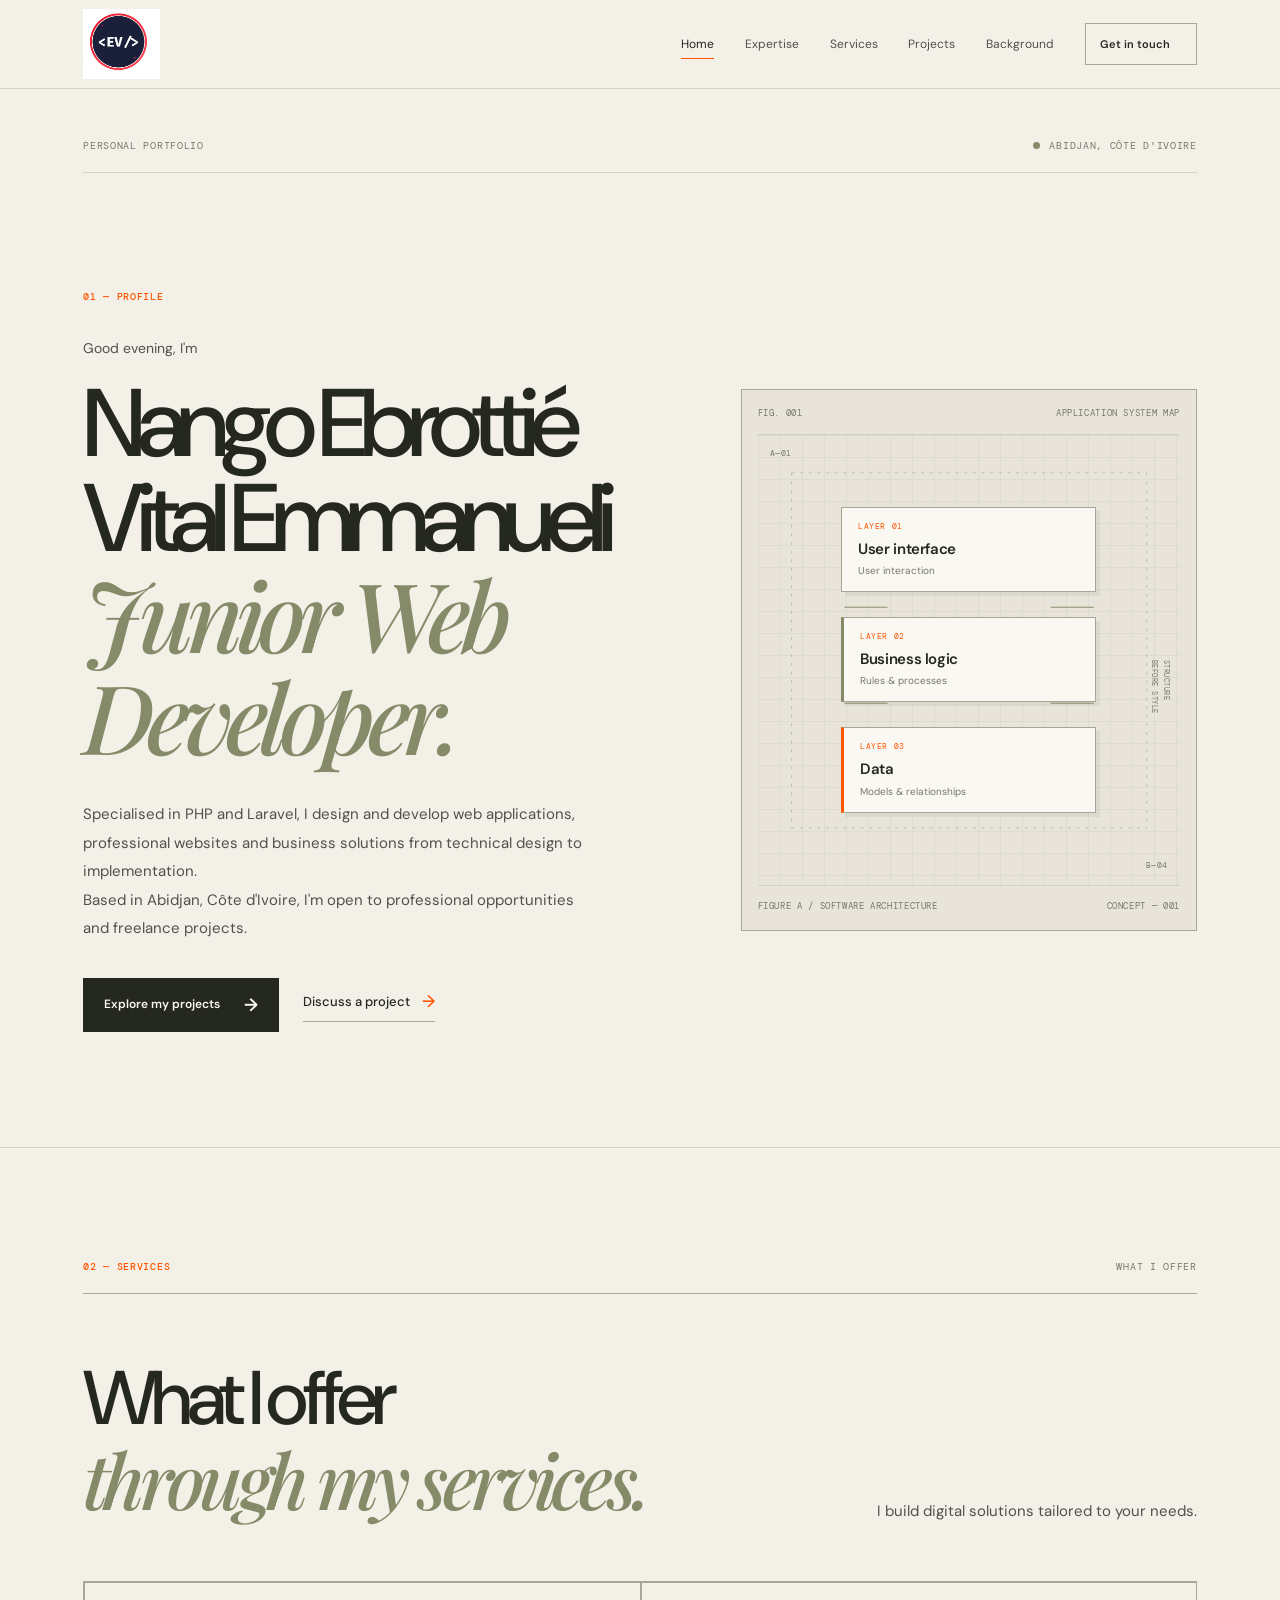
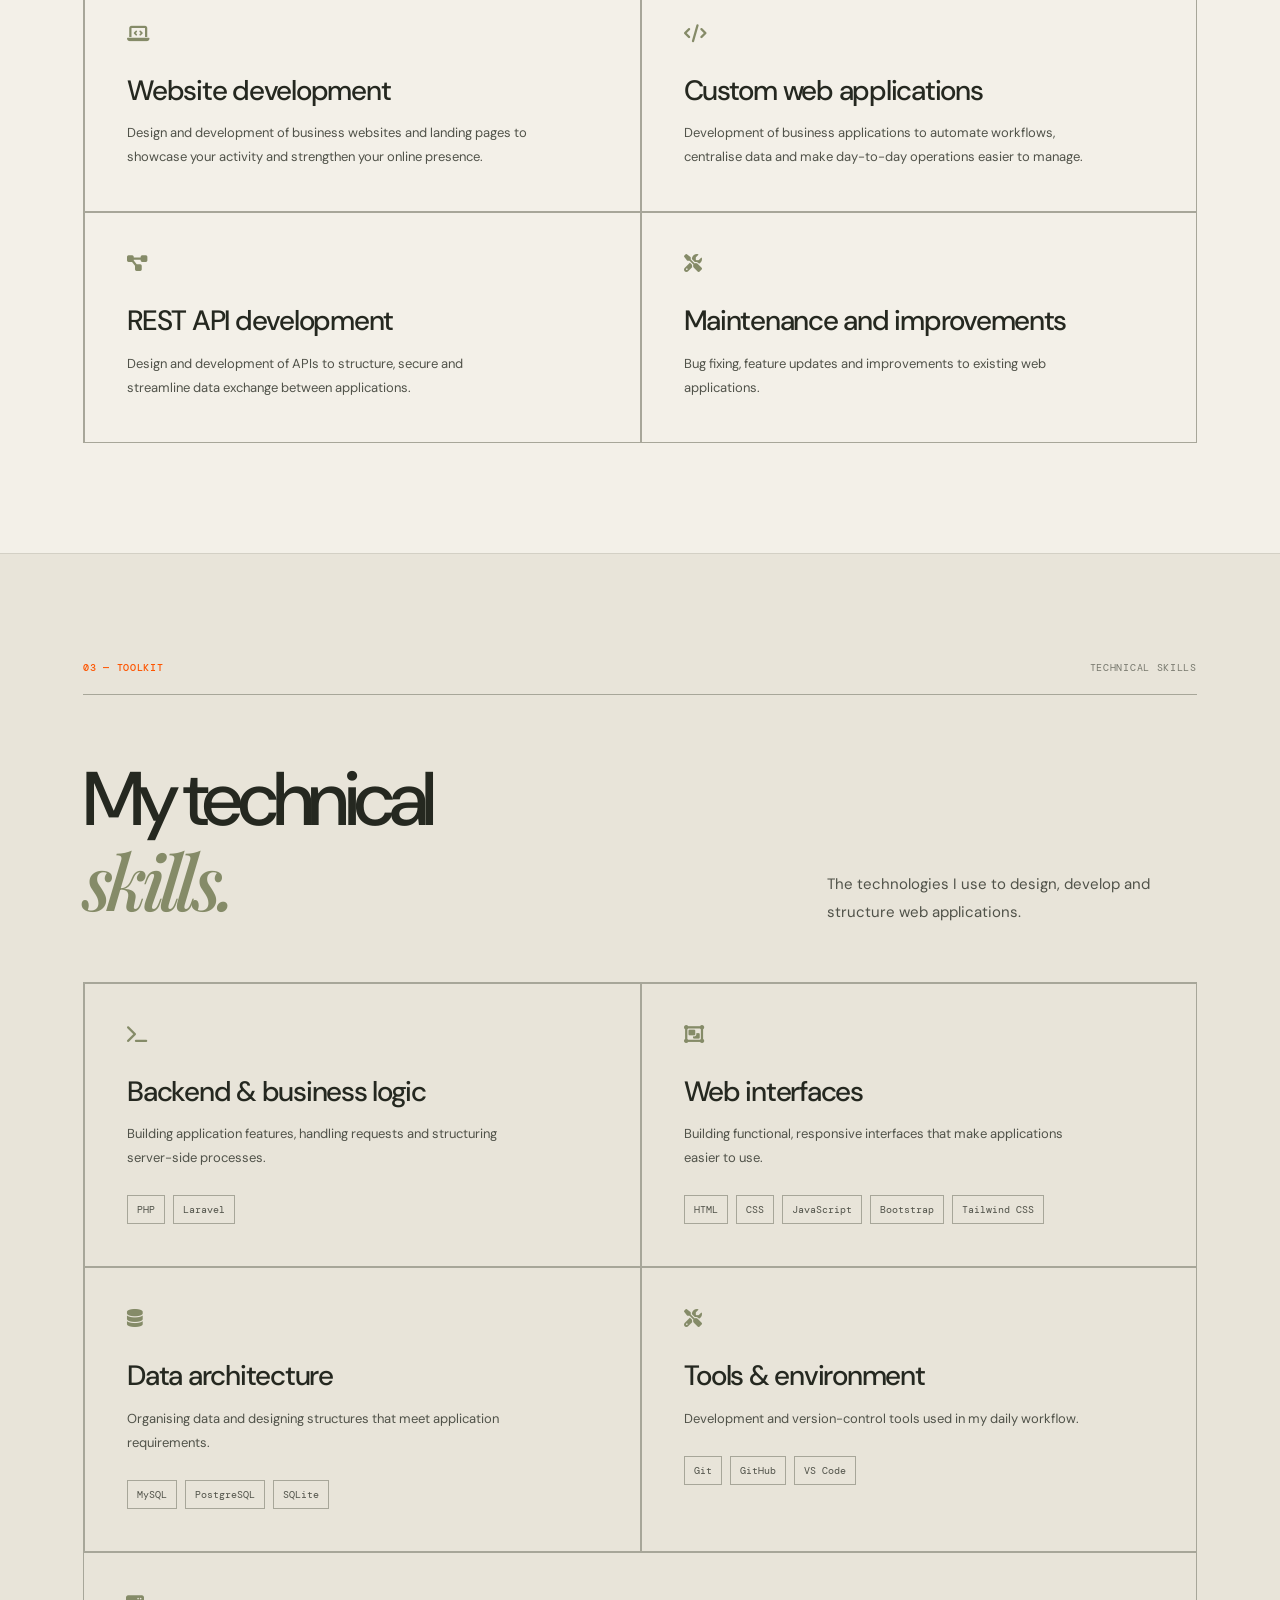
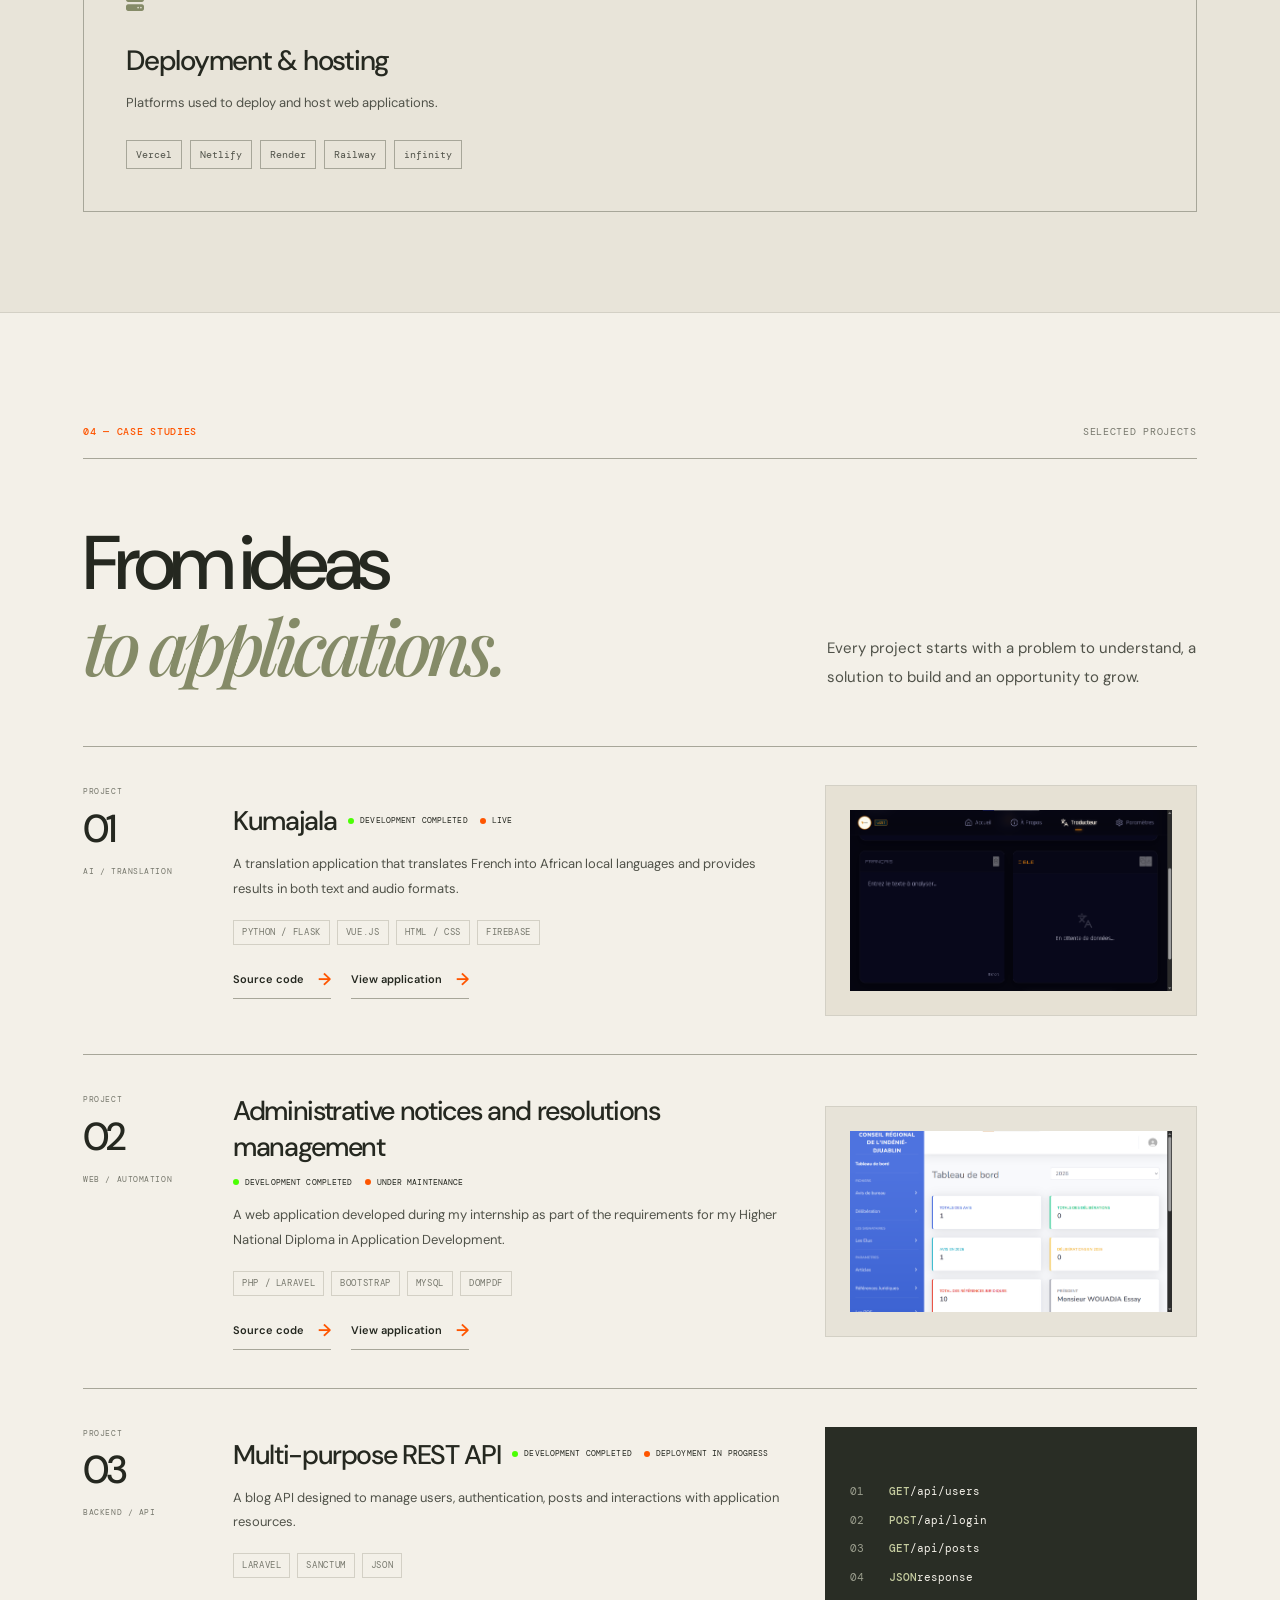
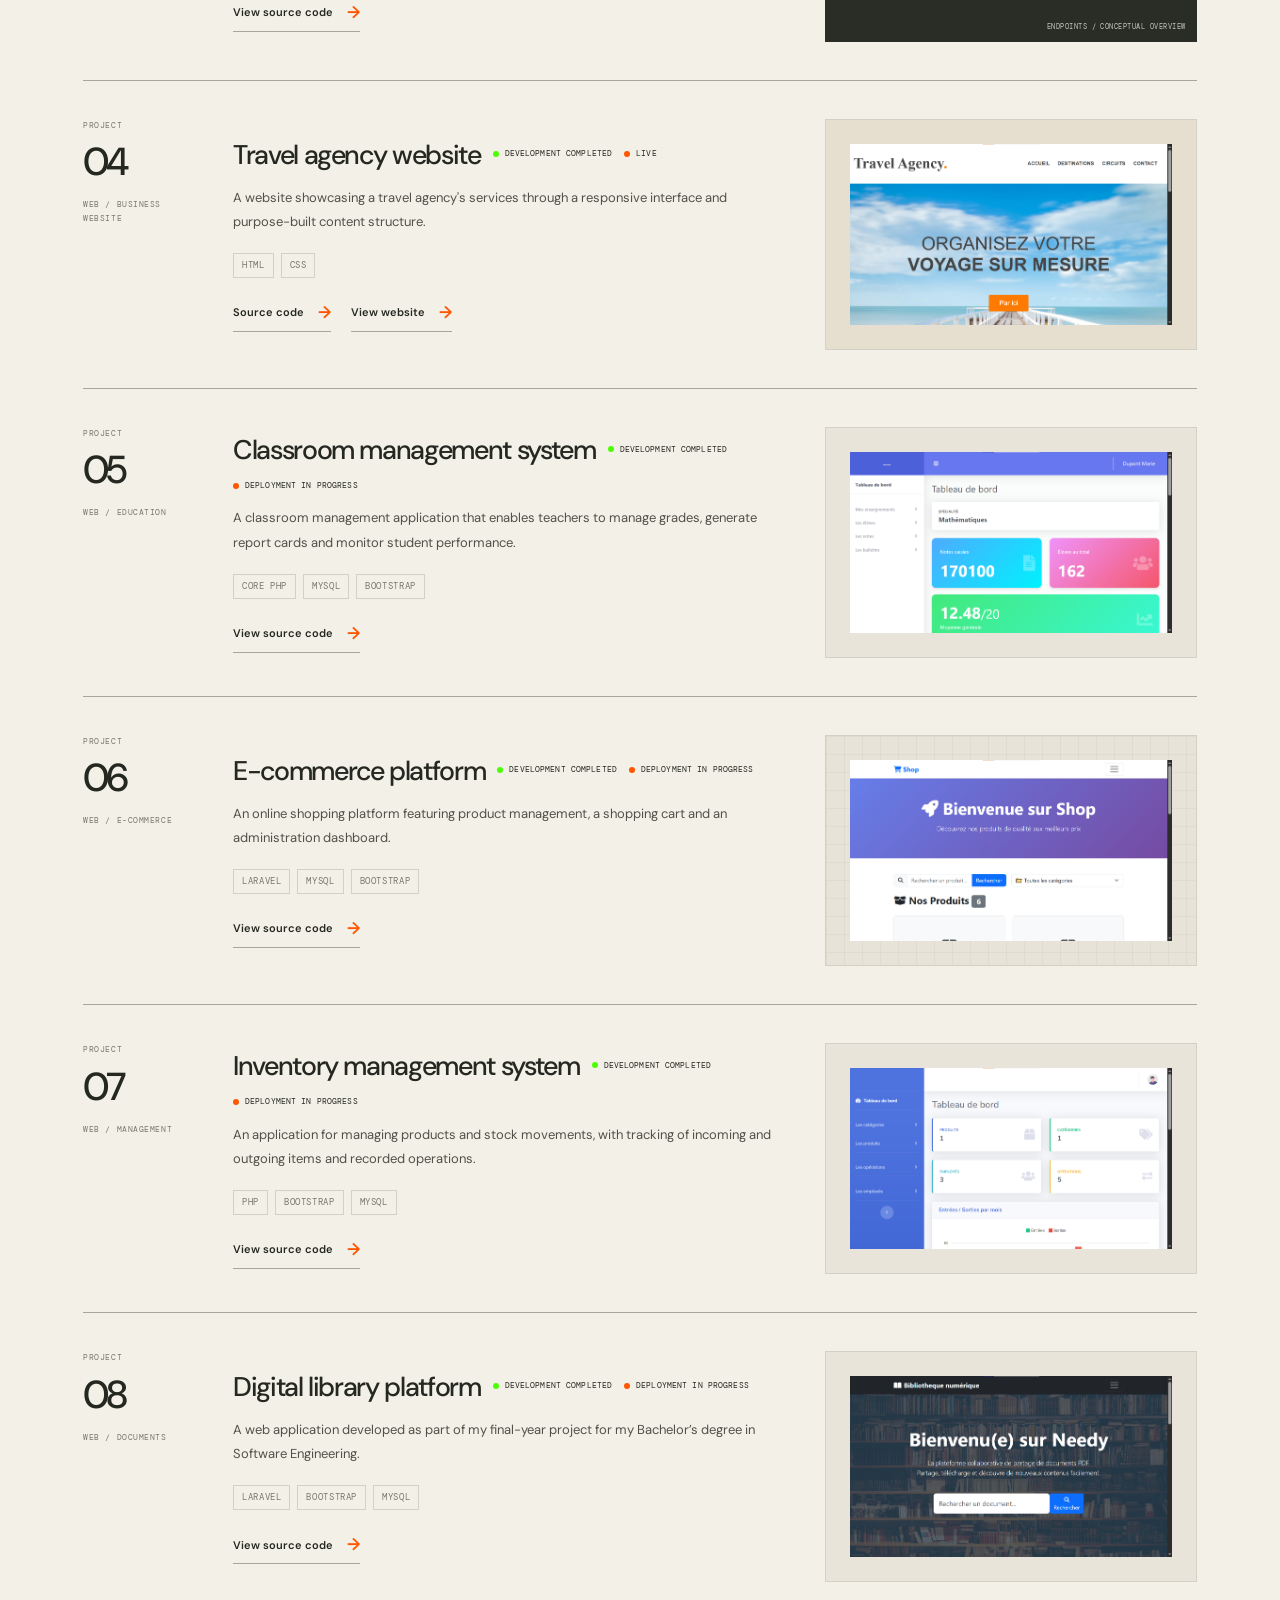
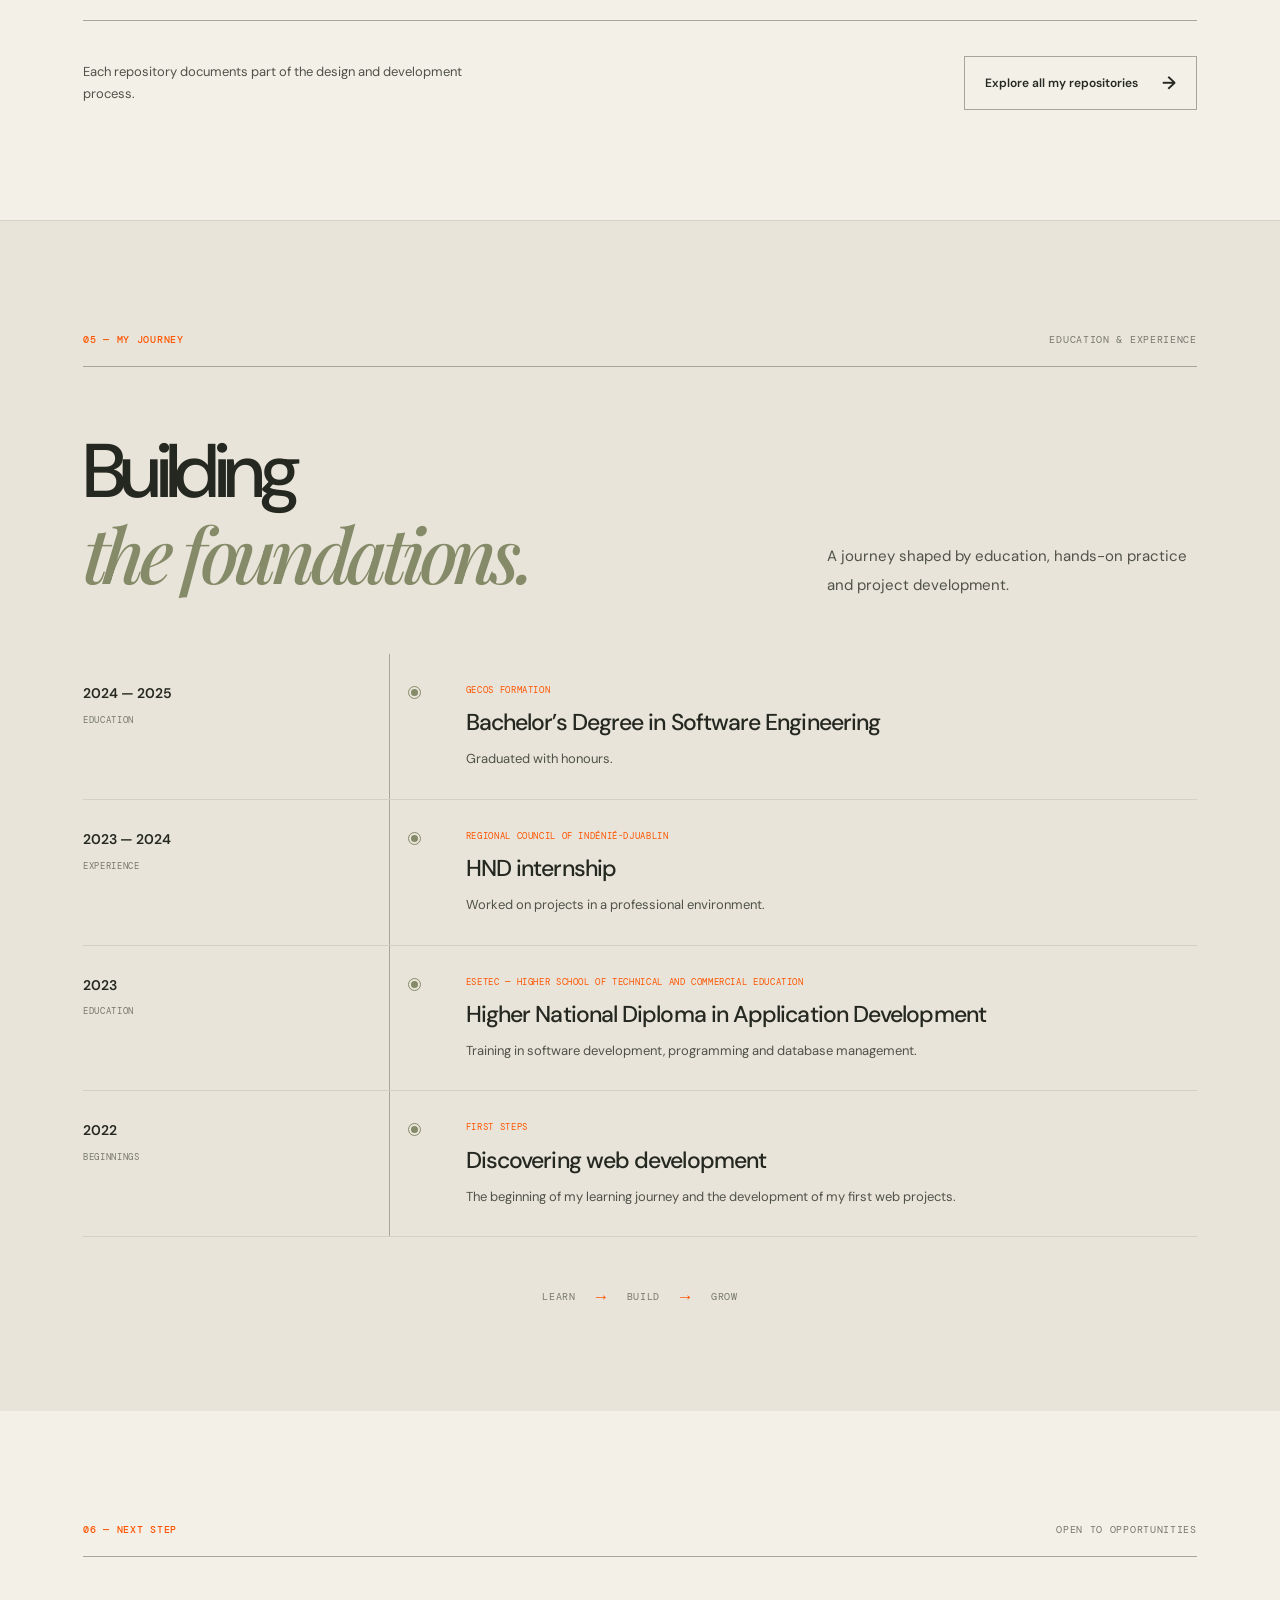
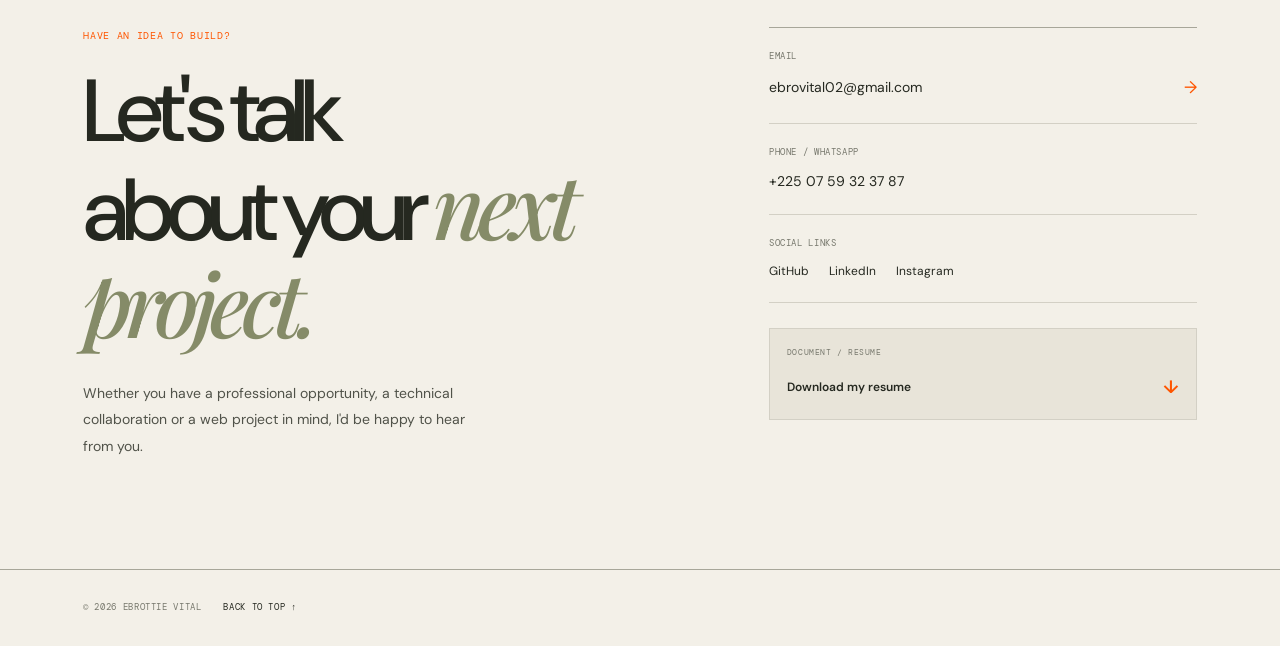
<file: EN/index.html>
<!DOCTYPE html>
<html lang="en">
 <head>
       
  <meta charset="utf-8"/>
       
  <meta content="width=device-width, initial-scale=1.0" name="viewport"/>
       
  <meta content="Portfolio of Ebrottié Vital, a junior web developer specialising in PHP and Laravel. Web applications, business websites and REST APIs." name="description"/>
       
  <meta content="Nango Ebrottié Vital Emmanueli" name="author"/>
       
  <meta content="Ebro Vital Software Engineering" property="og:title"/>
       
  <meta content="Building useful applications. Designing reliable systems." property="og:description"/>
       
  <meta content="website" property="og:type"/>
       
  <meta content="https://ebrovitalportfolio.netlify.app/en/" property="og:url"/>
       
  <meta content="image/logo.png" property="og:image"/>
       
  <link href="../image/logo.png" rel="icon" type="image/png"/>
       
  <link href="https://cdnjs.cloudflare.com/ajax/libs/font-awesome/6.4.0/css/all.min.css" rel="stylesheet"/>
       
  <link href="../style.css" rel="stylesheet"/>
       
  <title>
   Ebrottié Vital's — Portfolio
  </title>
       
  <script defer src="../script.js"></script>
  
 </head>
 <body>
        
  <!-- Barre de navigation -->
       
    <header class="site-header" id="top">
              
        <nav aria-label="Main navigation" class="navigation">
                     
            <div class="logo">
                                    
                <img alt="" src="../image/logo.png"/>
                            
            </div>
                     
            <button aria-controls="nav-links" aria-expanded="false" aria-label="Open menu" class="menu-toggle" id="menu-toggle">            
                <span>
                </span>
                                
                <span>
                </span>
                      
            </button>
                     
            <ul class="nav-links" id="nav-links">
                            
                <li>
                <a class="nav-link active" href="#home">Home</a>
                </li>
                            
                <li>
                <a class="nav-link" href="#skills">Expertise</a>
                </li>
                            
                <li>
                <a class="nav-link" href="#services">Services</a>
                </li>
                            
                <li>
                <a class="nav-link" href="#projects">Projects</a>
                </li>
                            
                <li>
                <a class="nav-link" href="#journey">Background</a>
                </li>
                            
                <li>
                <a class="nav-contact" href="#contact">Get in touch
                <span>
                </span>
                </a>
                </li>

            </ul>
               
        </nav>
        
    </header>
       
    <main>
               
        <!-- 01 — Hero -->
                    
        <section class="hero section-shell" id="home">
                                
            <div class="hero-topline">
                <span class="eyebrow">PERSONAL PORTFOLIO</span>
                <span class="location-label">
                <span class="status-dot">
                </span>
                ABIDJAN, CÔTE D'IVOIRE
                </span>                
            </div>
                                
            <div class="hero-grid">
                                        
                <div class="hero-copy">
                                            
                    <p class="section-index">01 — PROFILE</p>
                                            
                    <p class="hero-intro">Good morning, I'm</p>
                                            
                    <h1>
                        Nango Ebrottié
                        <br/>
                        Vital Emmanueli
                        <br/>
                                                    
                        <span class="serif-accent">
                            Junior Web Developer.
                        </span>
                                                
                    </h1>
                                            
                    <p class="hero-description">
                    Specialised in PHP and Laravel, I design and develop web applications, professional websites and business solutions from technical design to implementation.
                    <br/>
                    Based in Abidjan, Côte d'Ivoire, I'm open to professional opportunities and freelance projects.
                    </p>
                                            
                    <div class="hero-actions">
                                                    
                        <a class="button-primary" href="#projects">
                            Explore my projects
                            <span>&rarr;</span>                                
                        </a>
                                                    
                        <a class="text-link" href="#contact">
                            Discuss a project
                            <span>&rarr;</span>                                
                        </a>
                                                
                    </div>
                                                                     
                </div>
                                        
                <!-- Schéma architectural décoratif -->
                                        
                <div aria-label="Conceptual diagram of an application's layers" class="architecture-panel">
                                            
                <div class="diagram-header">
                                                    
                <span>
                    FIG. 001
                </span>
                                                    
                <span>
                    APPLICATION SYSTEM MAP
                </span>
                                                
                </div>
                                            
                <div class="diagram-canvas">
                                                    
                <div class="diagram-coordinate coordinate-top">
                    A&mdash;01
                </div>
                                                    
                <div class="diagram-coordinate coordinate-bottom">
                    B&mdash;04
                </div>
                                                    
                <svg aria-label="Connections between the user interface, business logic and database" class="diagram-lines" role="img" viewbox="0 0 440 450">
                                                            
                    <path d="M220 95 V145">
                    </path>
                                                            
                    <path d="M220 195 V245">
                    </path>
                                                            
                    <path d="M220 295 V345">
                    </path>
                                                            
                    <path d="M90 170 H135">
                    </path>
                                                            
                    <path d="M305 170 H350">
                    </path>
                                                            
                    <path d="M90 270 H135">
                    </path>
                                                            
                    <path d="M305 270 H350">
                    </path>
                                                            
                    <circle cx="220" cy="120" r="4">
                    </circle>
                                                            
                    <circle cx="220" cy="220" r="4">
                    </circle>
                                                            
                    <circle cx="220" cy="320" r="4">
                    </circle>
                                                            
                    <path class="diagram-guide" d="M35 30 H405">
                    </path>
                                                            
                    <path class="diagram-guide" d="M35 400 H405">
                    </path>
                                                            
                    <path class="diagram-guide" d="M35 30 V400">
                    </path>
                                                            
                    <path class="diagram-guide" d="M405 30 V400">
                    </path>
                                                    
                </svg>
                                                    
                <div class="architecture-node node-interface">
                                                            
                    <span class="node-number">
                    LAYER 01
                    </span>
                                                            
                    <strong>
                    User interface
                    </strong>
                                                            
                    <small>
                    User interaction
                    </small>
                                                    
                </div>
                                                    
                <div class="architecture-node node-logic">
                                                            
                    <span class="node-number">
                    LAYER 02
                    </span>
                                                            
                    <strong>
                    Business logic
                    </strong>
                                                            
                    <small>
                    Rules &amp; processes
                    </small>
                                                    
                </div>
                                                    
                <div class="architecture-node node-data">
                                                            
                    <span class="node-number">
                    LAYER 03
                    </span>
                                                            
                    <strong>
                    Data
                    </strong>
                                                            
                    <small>
                    Models &amp; relationships
                    </small>
                                                    
                </div>
                                                    
                <div class="diagram-side-note">
                    STRUCTURE
                    <br/>
                    BEFORE STYLE
                </div>
                                                
                </div>
                                            
                <div class="diagram-footer">
                                                    
                <span>
                    FIGURE A / SOFTWARE ARCHITECTURE
                </span>
                                                    
                <span>
                    CONCEPT &mdash; 001
                </span>
                                                
                </div>
                                        
                </div>
                                
            </div>
                                    
        </section>
               
        <!-- 02 — services -->
                    
        <section class="approach-section section-shell" id="services">
                            
            <div class="section-heading">
                                        
                <p class="section-index">
                02 &mdash; SERVICES
                </p>
                                        
                <span class="section-reference">
                WHAT I OFFER
                </span>
                                
            </div>
                                
            <div class="section-intro-grid">
                                        
                <h2 class="section-title">
                What I offer
                <br/>
                                            
                <span class="serif-accent">
                through my services.
                </span>
                                        
                </h2>
                                        
                <p class="section-description">
                I build digital solutions tailored to your needs.
                </p>
                                
            </div>
                                
            <div class="expertise-grid">
                                        
                <article class="expertise-card">
                                            
                    <div class="expertise-card-top">
                        <i aria-hidden="true" class="fa-solid fa-laptop-code">
                        </i>                         
                    </div>
                                            
                    <h3>Website development</h3>
                                            
                    <p>
                        Design and development of business websites and landing pages to showcase your activity and strengthen your online presence.
                    </p>
                                        
                </article>
                                        
                <article class="expertise-card">
                                            
                    <div class="expertise-card-top">                           
                        <i aria-hidden="true" class="fa-solid fa-code">
                        </i>                      
                    </div>
                                            
                    <h3>Custom web applications</h3>
                                            
                    <p>
                        Development of business applications to automate workflows, centralise data and make day-to-day operations easier to manage.
                    </p>
                                        
                </article>
                                        
                <article class="expertise-card">
                                            
                    <div class="expertise-card-top">                           
                        <i aria-hidden="true" class="fa-solid fa-diagram-project"></i>                        
                    </div>
                                            
                    <h3>REST API development</h3>
                                            
                    <p>
                        Design and development of APIs to structure, secure and streamline data exchange between applications.
                    </p>
                                        
                </article>
                                        
                <article class="expertise-card">
                                            
                    <div class="expertise-card-top">
                        <i aria-hidden="true" class="fa-solid fa-screwdriver-wrench"></i>                         
                    </div>
                                            
                    <h3>Maintenance and improvements</h3>
                                            
                    <p>
                        Bug fixing, feature updates and improvements to existing web applications.
                    </p>
                                        
                </article>
                                
            </div>
                    
        </section>
               
        <!-- 03 — Compétences -->
                    
        <section class="expertise-section section-shell" id="skills">
                            
                <div class="section-heading">
                                        
                <p class="section-index">
                03 &mdash; TOOLKIT
                </p>
                                        
                <span class="section-reference">
                TECHNICAL SKILLS
                </span>
                                
                </div>
                                
                <div class="section-intro-grid">
                                        
                <h2 class="section-title">
                My technical
                <br/>
                                            
                <span class="serif-accent">
                skills.
                </span>
                                        
                </h2>
                                        
                <p class="section-description">
                The technologies I use to design, develop and structure web applications.
                </p>
                                
                </div>
                                
                <div class="expertise-grid">
                                        
                    <article class="expertise-card">
                                            
                        <div class="expertise-card-top">                      
                            <i aria-hidden="true" class="fa-solid fa-terminal">
                            </i>                       
                        </div>
                                            
                        <h3>
                            Backend &amp; business logic
                        </h3>
                                            
                        <p>
                            Building application features, handling requests and structuring server-side processes.
                        </p>
                                            
                        <div class="technology-list">                         
                            <span>PHP</span>                        
                            <span>Laravel</span>                            
                        </div>
                                        
                    </article>
                                        
                    <article class="expertise-card">
                                            
                        <div class="expertise-card-top">
                            <i aria-hidden="true" class="fa-solid fa-object-group"></i>                
                        </div>
                                            
                         <h3>Web interfaces</h3>
                                            
                        <p>
                            Building functional, responsive interfaces that make applications easier to use.
                        </p>
                                            
                        <div class="technology-list">                         
                            <span>HTML</span>                            
                            <span>CSS</span>                          
                            <span>JavaScript</span>                          
                            <span>Bootstrap</span>                       
                            <span>Tailwind CSS</span>                                
                        </div>
                                        
                    </article>
                                        
                    <article class="expertise-card">
                                            
                        <div class="expertise-card-top">
                            <i aria-hidden="true" class="fa-solid fa-database">
                            </i>                     
                        </div>
                                            
                        <h3>Data architecture</h3>
                                                    
                        <p>
                            Organising data and designing structures that meet application requirements.
                        </p>
                                            
                        <div class="technology-list">
                            <span>MySQL</span>                              
                            <span>PostgreSQL</span>
                            <span>SQLite</span>                       
                        </div>
                                        
                    </article>
                                        
                    <article class="expertise-card">
                                            
                        <div class="expertise-card-top">                     
                            <i aria-hidden="true" class="fa-solid fa-screwdriver-wrench"></i>                 
                        </div>
                                            
                        <h3>Tools &amp; environment</h3>
                                            
                        <p>
                            Development and version-control tools used in my daily workflow.
                        </p>
                                            
                        <div class="technology-list">                         
                            <span>Git</span>                              
                            <span>GitHub</span>                              
                            <span>VS Code</span>                       
                        </div>
                                        
                    </article>
                                
                </div>
                            
                <article class="expertise-card">
                                            
                    <div class="expertise-card-top">
                        <i aria-hidden="true" class="fa-solid fa-server">
                        </i>                       
                    </div>
                                                
                    <h3>
                        Deployment &amp; hosting
                    </h3>
                                            
                    <p>
                        Platforms used to deploy and host web applications.
                    </p>
                                            
                    <div class="technology-list">                             
                        <span>Vercel</span>                              
                        <span>Netlify</span>                              
                        <span>Render</span>                              
                        <span>Railway</span>                              
                        <span>infinity</span>                      
                    </div>
                                
                </article>
                                        
        </section>
               
        <!-- 04 — Projets -->
                    
        <section class="projects-section section-shell" id="projects">
                            
                <div class="section-heading">                 
                    <p class="section-index">04 &mdash; CASE STUDIES</p>                  
                    <span class="section-reference">SELECTED PROJECTS</span>         
                </div>
                            
                <div class="section-intro-grid projects-intro">
                                        
                    <h2 class="section-title">From ideas
                        <br/>                          
                        <span class="serif-accent">
                            to applications.
                        </span>                    
                    </h2>
                                        
                    <p class="section-description">
                    Every project starts with a problem to understand, a solution to build and an opportunity to grow.
                    </p>
                                
                </div>
                            
                <div class="project-list">
                                        
                    <!-- Projet 01 -->
                                            
                    <article class="project-entry">
                                                
                        <div class="project-index">
                                                        
                            <span>PROJECT</span>                       
                            <strong>01</strong>                       
                            <span>AI / TRANSLATION</span>
                                                    
                        </div>
                                                
                        <div class="project-main">
                                                        
                            <div class="project-heading">
                                                                
                                <h3>Kumajala</h3>
                                                                
                                <span class="project-status status-complete">
                                <span>
                                </span>
                                Development completed
                                </span>                            
                                <span class="project-status status-progress"><span>
                                </span>
                                    Live
                                </span>        
                            </div>
                                                        
                            <p>
                                A translation application that translates French into African local languages and provides results in both text and audio formats.
                            </p>
                                                        
                            <div class="project-stack">    
                                <span>Python / Flask</span>
                                <span>Vue.js</span>
                                <span>HTML / CSS</span>
                                <span>Firebase</span>                 
                            </div>
                                                        
                            <div class="project-actions">
                                                                
                                <a class="project-link" href="https://github.com/EbroVital/kumajala" rel="noopener noreferrer" target="_blank">
                                Source code
                                <span>&rarr;</span>                                    
                                </a>
                                                                
                                <a class="project-link" href="https://kumajala-ten.vercel.app/" rel="noopener noreferrer" target="_blank">
                                View application
                                <span>&rarr;</span>                                       
                                </a>
                                                        
                            </div>
                                                    
                        </div>
                                                
                        <div class="project-visual visual-language">                             
                            <img alt="Translation application interface" src="../image/kumajala.png" srcset=""/>                                                         
                        </div>
                                            
                    </article>
                                        
                    <!-- Projet 02 -->
                                            
                    <article class="project-entry">
                                                
                        <div class="project-index">                     
                            <span>PROJECT</span>                     
                            <strong>02</strong>                     
                            <span>WEB / AUTOMATION</span>                     
                        </div>
                                                
                        <div class="project-main">
                                                        
                            <div class="project-heading">
                                                                
                                <h3>
                                    Administrative notices and resolutions management
                                </h3>
                                                                
                                <span class="project-status status-complete"><span>
                                </span>
                                Development completed
                                </span>
                                                                
                                <span class="project-status status-progress"><span>
                                </span>
                                Under maintenance
                                </span>
                                                        
                            </div>
                                                        
                            <p>
                                A web application developed during my internship as part of the requirements for my Higher National Diploma in Application Development.
                            </p>
                                                        
                            <div class="project-stack">                                     
                                <span>PHP / Laravel</span>                                
                                <span>Bootstrap</span>                                   
                                <span>MySQL</span>                                   
                                <span>DOMPDF</span>                              
                            </div>
                                                            
                            <div class="project-actions">
                                                                    
                                <a class="project-link" href="https://github.com/EbroVital/stage_app" rel="noopener noreferrer" target="_blank">
                                Source code
                                <span>&rarr;</span>                                      
                                </a>
                                                                    
                                <a class="project-link" href="https://stageapp-production.up.railway.app/" rel="noopener noreferrer" target="_blank">
                                View application
                                <span>&rarr;</span>                                     
                                </a>
                                                            
                            </div>
                            
                        </div>
                                                
                        <div class="project-visual visual-documents">
                                                            
                            <img alt="Administrative notices and resolutions management dashboard" src="../image/TB.png" srcset=""/>
                                            
                        </div>
                                            
                    </article>
                                        
                    <!-- Projet 03 -->
                                            
                    <article class="project-entry">
                                                
                        <div class="project-index">                           
                            <span>PROJECT</span>
                            <strong>03</strong>
                            <span>BACKEND / API</span>                       
                        </div>
                                                
                        <div class="project-main">
                                                        
                            <div class="project-heading">
                                                                
                                <h3>Multi-purpose REST API</h3>
                                                                
                                <span class="project-status status-complete"><span>
                                </span>
                                Development completed
                                </span>
                                                                
                                <span class="project-status status-progress"><span>
                                </span>
                                Deployment in progress
                                </span>
                                                        
                            </div>
                                                        
                            <p>
                                A blog API designed to manage users, authentication, posts and interactions with application resources.
                            </p>
                                                        
                            <div class="project-stack">                              
                                <span>Laravel</span>
                                <span>Sanctum</span>
                                <span>JSON</span>                      
                            </div>
                                                        
                            <a class="project-link" href="https://github.com/EbroVital/blogUserApi" rel="noopener noreferrer" target="_blank">
                                View source code
                                <span>&rarr;</span>
                                                                
                            </a>
                                                    
                        </div>
                                                
                        <div aria-hidden="true" class="project-visual visual-api">
                                                        
                            <div class="api-code">
                                                                
                                <span class="code-muted">01</span>
                                <span><b>GET</b>/api/users</span>
                                <span class="code-muted">02</span>
                                <span><b>POST</b>/api/login</span>
                                <span class="code-muted">03</span>
                                <span><b>GET</b>/api/posts</span>
                                <span class="code-muted">04</span>
                                <span><b>JSON</b>response</span>
                            </div>
                                                        
                            <span class="visual-caption">
                                ENDPOINTS / CONCEPTUAL OVERVIEW
                            </span>
                                                    
                        </div>
                                            
                    </article>
                                        
                    <!-- Projet 04 -->
                                            
                    <article class="project-entry">
                                                
                        <div class="project-index">                         
                            <span>PROJECT</span>
                            <strong>04</strong>
                            <span>WEB / BUSINESS WEBSITE</span>
                        </div>
                                                
                        <div class="project-main">
                                                        
                            <div class="project-heading">
                                                                
                                <h3>Travel agency website</h3>
                                                                
                                <span class="project-status status-complete">    
                                <span>
                                </span>
                                Development completed
                                </span>
                                                                
                                <span class="project-status status-progress">   
                                <span>
                                </span>
                                Live
                                </span>
                                                        
                            </div>
                                                        
                            <p>
                                A website showcasing a travel agency's services through a responsive interface and purpose-built content structure.
                            </p>
                                                        
                            <div class="project-stack">
                                <span>HTML</span>
                                <span>CSS</span>                                
                            </div>
                                                        
                            <div class="project-actions">
                                                                
                                <a class="project-link" href="https://github.com/EbroVital/Site_vitrine-agence-de-voyage-" rel="noopener noreferrer" target="_blank">
                                Source code
                                <span>&rarr;</span>                                   
                                </a>
                                                                
                                <a class="project-link" href="https://travelsiteagency.netlify.app/" rel="noopener noreferrer" target="_blank">
                                View website
                                <span>&rarr;</span>                                      
                                </a>
                                                        
                            </div>
                                                    
                        </div>
                                                
                        <div class="project-visual visual-travel">
                            <img alt="Travel agency website homepage" src="../image/travel.png" srcset=""/>
                        </div>
                                            
                    </article>
                                        
                    <!-- Projet 05 -->
                                        
                    <article class="project-entry">
                                            
                        <div class="project-index">                       
                            <span>PROJECT</span>
                            <strong>05</strong>
                            <span>WEB / EDUCATION</span>                   
                        </div>
                                            
                        <div class="project-main">
                                                    
                            <div class="project-heading">
                                                            
                                <h3>Classroom management system</h3>
                                                            
                                <span class="project-status status-complete"><span>
                                </span>
                                Development completed
                                </span>
                                                            
                                <span class="project-status status-progress"><span>
                                </span>
                                Deployment in progress
                                </span>
                                                    
                            </div>
                                                    
                            <p>
                                A classroom management application that enables teachers to manage grades, generate report cards and monitor student performance.
                            </p>
                                                    
                            <div class="project-stack">
                                <span>Core PHP</span>
                                <span>MySQL</span>
                                <span>Bootstrap</span>                      
                            </div>
                                                    
                            <a class="project-link" href="https://github.com/EbroVital/GestionClasse" rel="noopener noreferrer" target="_blank">
                                View source code
                                <span>&rarr;</span>                                
                            </a>
                                                
                        </div>
                                            
                        <div class="project-visual visual-school">
                            <img alt="Classroom management interface" src="../image/note.png" srcset=""/>     
                        </div>
                                        
                    </article>
                                        
                    <!-- Projet 06 -->
                                        
                    <article class="project-entry">
                                            
                        <div class="project-index">                     
                            <span>PROJECT</span>                      
                            <strong>06</strong>                      
                            <span>WEB / E-COMMERCE</span>                  
                        </div>
                                            
                        <div class="project-main">
                                                    
                            <div class="project-heading">
                                                            
                                <h3>E-commerce platform</h3>
                                                            
                                <span class="project-status status-complete"><span>
                                </span>
                                Development completed
                                </span>
                                                            
                                <span class="project-status status-progress"><span>
                                </span>
                                Deployment in progress
                                </span>
                                                    
                            </div>
                                                    
                            <p>
                                An online shopping platform featuring product management, a shopping cart and an administration dashboard.
                            </p>
                                                    
                            <div class="project-stack">
                                <span>Laravel</span>                         
                                <span>MySQL</span>                          
                                <span>Bootstrap</span>                      
                            </div>
                                                    
                            <a class="project-link" href="https://github.com/EbroVital/Shop" rel="noopener noreferrer" target="_blank">
                                View source code
                                <span>&rarr;</span>                                
                            </a>
                                                
                        </div>
                                            
                        <div class="project-visual visual-commerce">
                            <img alt="E-commerce platform interface displaying available products" src="../image/shop.png" srcset=""/>
                        </div>                             
                                      
                    </article>
                                        
                    <!-- Projet 07 -->
                                        
                    <article class="project-entry">
                                            
                        <div class="project-index">                 
                            <span>PROJECT</span>                           
                            <strong>07</strong>                   
                            <span>WEB / MANAGEMENT</span>
                        </div>
                                            
                        <div class="project-main">
                                                    
                            <div class="project-heading">
                                                            
                                <h3>Inventory management system</h3>
                                                            
                                <span class="project-status status-complete"><span>
                                </span>
                                Development completed
                                </span>
                                                            
                                <span class="project-status status-progress"><span>
                                </span>
                                Deployment in progress
                                </span>
                                                    
                            </div>
                                                    
                            <p>
                                An application for managing products and stock movements, with tracking of incoming and outgoing items and recorded operations.
                            </p>
                                                    
                            <div class="project-stack">
                                <span>PHP</span>                               
                                <span>Bootstrap</span>                               
                                <span>MySQL</span>                    
                            </div>
                                                    
                            <a class="project-link" href="https://github.com/EbroVital/GestionStock" rel="noopener noreferrer" target="_blank">
                                View source code
                                <span>&rarr;</span>                                
                            </a>
                                                
                        </div>
                                            
                        <div class="project-visual visual-stock">
                            <img alt="Inventory management application dashboard" src="../image/admin.png" srcset=""/>
                        </div>
                                        
                    </article>
                                        
                    <!-- Projet 08 -->
                                        
                    <article class="project-entry">
                                            
                        <div class="project-index">                            
                            <span>PROJECT</span>                            
                            <strong>08</strong>                           
                            <span>WEB / DOCUMENTS</span>                          
                        </div>
                                            
                        <div class="project-main">
                                                    
                            <div class="project-heading">
                                                            
                                <h3>Digital library platform</h3>
                                                            
                                <span class="project-status status-complete"><span>
                                </span>
                                Development completed
                                </span>
                                                            
                                <span class="project-status status-progress"><span>
                                </span>
                                Deployment in progress
                                </span>
                                                    
                            </div>
                                                    
                            <p>
                                A web application developed as part of my final-year project for my Bachelor&rsquo;s degree in Software Engineering.
                            </p>
                                                    
                            <div class="project-stack">                                    
                                <span>Laravel</span>                                   
                                <span>Bootstrap</span>                                   
                                <span>MySQL</span>                             
                            </div>
                                                    
                            <a class="project-link" href="https://github.com/EbroVital/GestionBibliotheque_Numerique" rel="noopener noreferrer" target="_blank">
                                View source code
                                <span>&rarr;</span>
                            </a>
                                                
                        </div>
                                            
                        <div class="project-visual visual-library">
                            <img alt="Digital library interface displaying the document catalogue" src="../image/needy.png" srcset=""/>                         
                        </div>
                                        
                    </article>
                                
                </div>
                            
                <div class="projects-footer">
                                        
                    <p>
                        Each repository documents part of the design and development process.
                    </p>
                                        
                    <a class="button-secondary" href="https://github.com/EbroVital" rel="noopener noreferrer" target="_blank">
                    Explore all my repositories
                    <span>&rarr;</span>                     
                    </a>
                                
                </div>
                    
        </section>
               
        <!-- 05 — Parcours -->
                    
        <section class="journey-section section-shell" id="journey">
                            
            <div class="section-heading">
                                        
                <p class="section-index">
                05 &mdash; MY JOURNEY
                </p>
                                        
                <span class="section-reference">
                EDUCATION &amp; EXPERIENCE
                </span>
                                
            </div>
                                
            <div class="section-intro-grid">
                                        
                <h2 class="section-title">
                Building
                <br/>
                                            
                <span class="serif-accent">
                the foundations.
                </span>
                                        
                </h2>
                                        
                <p class="section-description">
                A journey shaped by education, hands-on practice and project development.
                </p>
                                
            </div>
                            
            <div class="journey-timeline">
                                        
                <article class="journey-entry">
                                            
                    <div class="journey-date">
                                                    
                        <span>2024 &mdash; 2025</span>
                                                    
                        <span>EDUCATION</span>
                                                
                    </div>
                                            
                    <div class="journey-marker">
                    </div>
                                            
                    <div class="journey-content">
                                                    
                        <p class="journey-organization">
                            Gecos Formation
                        </p>
                                                    
                        <h3>
                            Bachelor&rsquo;s Degree in Software Engineering
                        </h3>
                                                    
                        <p>Graduated with honours.</p>
                                                
                    </div>
                                        
                </article>
                                        
                <article class="journey-entry">
                                            
                    <div class="journey-date">                           
                        <span>2023 &mdash; 2024</span>                      
                        <span>EXPERIENCE</span>                    
                    </div>
                                            
                    <div class="journey-marker">
                    </div>
                                            
                    <div class="journey-content">
                                                    
                        <p class="journey-organization">
                            Regional Council of Ind&eacute;ni&eacute;-Djuablin
                        </p>
                                                    
                        <h3>HND internship</h3>
                                                    
                        <p>Worked on projects in a professional environment.</p>
                                                
                    </div>
                                        
                </article>
                                        
                <article class="journey-entry">
                                            
                    <div class="journey-date">                           
                        <span>2023</span>                           
                        <span>EDUCATION</span>                           
                    </div>
                                            
                    <div class="journey-marker">
                    </div>
                                            
                    <div class="journey-content">
                                                    
                        <p class="journey-organization">
                            ESETEC &mdash; Higher School of Technical and Commercial Education
                        </p>
                                                    
                        <h3>
                            Higher National Diploma in Application Development
                        </h3>
                                                    
                        <p>
                            Training in software development, programming and database management.
                        </p>
                                                
                    </div>
                                        
                </article>
                                        
                <article class="journey-entry">
                                            
                    <div class="journey-date">                          
                        <span>2022</span>                           
                        <span>BEGINNINGS</span>                      
                    </div>
                                            
                    <div class="journey-marker">
                    </div>
                                            
                    <div class="journey-content">
                                                    
                        <p class="journey-organization">First steps</p>
                                                    
                        <h3>Discovering web development</h3>
                                                    
                        <p>
                            The beginning of my learning journey and the development of my first web projects.
                        </p>
                                                
                    </div>
                                        
                </article>
                                
            </div>
                                
            <div class="journey-footer">
                                        
                <span>LEARN</span>                      
                <span class="journey-footer-symbol">&rarr;</span>                     
                <span>BUILD</span>                     
                <span class="journey-footer-symbol">&rarr;</span>                      
                <span>GROW</span>
                                
            </div>
                    
        </section>
               
        <!-- 06 — Contact -->
                    
        <section class="contact-section section-shell" id="contact">
                            
            <div class="section-heading">
                                        
                <p class="section-index">
                    06 &mdash; NEXT STEP
                </p>
                                        
                <span class="section-reference">
                    OPEN TO OPPORTUNITIES
                </span>
                                
            </div>
                                
            <div class="contact-grid">
                                        
                <div class="contact-main">
                                            
                    <p class="eyebrow">
                        HAVE AN IDEA TO BUILD?
                    </p>
                                            
                    <h2> Let's talk
                        <br> about your                             
                        <span class="serif-accent"> next project. </span>
                          
                    </h2>
                                            
                    <p class="contact-description">
                        Whether you have a professional opportunity, a technical collaboration or a web project in mind, I'd be happy to hear from you.
                    </p>
                                        
                </div>
                                        
                <div class="contact-details">
                                            
                    <div class="contact-detail">
                                                    
                        <span class="detail-label">EMAIL</span>
                                                        
                        <a href="mailto:ebrovital02@gmail.com">
                            ebrovital02@gmail.com
                            <span>
                            &rarr;
                            </span>                                
                        </a>
                                                
                    </div>
                                            
                    <div class="contact-detail">
                                                        
                        <span class="detail-label"> PHONE / WHATSAPP </span>
                                                        
                        <a href="tel:+2250759323787">
                            +225 07 59 32 37 87                       
                        </a>
                                                    
                    </div>
                                            
                    <div class="contact-detail">
                                                    
                        <span class="detail-label"> SOCIAL LINKS</span>
                                                    
                        <div class="contact-socials">
                                                                    
                            <a href="https://github.com/EbroVital" rel="noopener noreferrer" target="_blank">GitHub</a>
                                                                    
                            <a href="https://www.linkedin.com/in/emmanueli-vital-56a2b2389/" rel="noopener noreferrer" target="_blank">LinkedIn</a>
                                                                    
                            <a href="https://www.instagram.com/its_Vitvl/" rel="noopener noreferrer" target="_blank">Instagram</a>
                                                            
                        </div>
                                                
                    </div>
                                            
                    <div class="contact-cv">
                                                    
                        <span>DOCUMENT / RESUME </span>
                                                    
                        <a download href="../Docs/EbroVital_CV.pdf">
                            Download my resume
                            <span>
                            &darr;
                            </span>                                
                        </a>
                                                
                    </div>
                                        
                </div>
                                
            </div>
                    
        </section>
        
    </main>
        
  <!-- Pied de page -->
       
    <footer class="site-footer">     
        <div class="footer-meta">
                            
            <span> &copy; <span id="current-year"> 2026 </span>
             EBROTTIE VITAL
            </span>
                            
            <a href="#home"> BACK TO TOP &uarr; </a>
                    
        </div>
    </footer>

 </body>
</html>
</file>
<file: style.css>
/* 01 — POLICES */

@import url('https://fonts.googleapis.com/css2?family=DM+Mono:wght@400;500&family=DM+Sans:wght@400;500;600;700&family=Playfair+Display:ital,wght@1,500;1,600&display=swap');


/* 02 — VARIABLES */

:root {
    --paper: #F3F0E8;
    --paper-light: #FAF8F2;
    --paper-dark: #E8E4D9;

    --ink: #252820;
    --ink-soft: #505249;
    --ink-muted: #77786D;

    --olive: #858B68;
    --olive1: #4bff04;
    --olive-light: #DCE0CE;
    --terracotta: #fe5500;
    --terracotta-light: #EAD6C8;

    --line: #D3D0C5;
    --line-strong: #A7A699;

    --font-main: 'DM Sans', sans-serif;
    --font-mono: 'DM Mono', monospace;
    --font-editorial: 'Playfair Display', Georgia, serif;

    --container: 1440px;
    --gutter: clamp(22px, 6.5vw, 100px);

    --transition: 220ms ease;

    --bg-primary: #0B1120;
    --bg-secondary: #111827;
    --bg-card: #151E2E;
    --accent: #DC3545;
    --accent-hover: #B92535;
    --text-primary: #E5E7EB;
    --text-secondary: #94A3B8;
    --border-color: #263244;

}



/* 03 — RESET */

* {
    margin: 0;
    padding: 0;
    box-sizing: border-box;
}

html {
    scroll-behavior: smooth;
    scroll-padding-top: 100px;
}

body {
    min-width: 320px;
    overflow-x: hidden;
    background: var(--paper); 
    color: var(--ink);
    font-family: var(--font-main);
    font-size: 15px;
    line-height: 1.7;
    -webkit-font-smoothing: antialiased;
}

body,
button,
a {
    -webkit-tap-highlight-color: transparent;
}

button,
input,
textarea {
    font: inherit;
}

button,
a {
    color: inherit;
}

a {
    text-decoration: none;
}

button {
    cursor: pointer;
}

.logo img{
    width: auto;
    height: 70px;
}

img,
svg {
    display: block;
    max-width: 100%;
}

ul {
    list-style: none;
}

::selection {
    color: var(--paper-light);
    background: var(--olive);
}

:focus-visible {
    outline: 2px solid var(--terracotta);
    outline-offset: 5px;
}

section {
    scroll-margin-top: 90px;
}

.section-shell {
    width: min(100%, var(--container));
    margin-inline: auto;
    padding-inline: var(--gutter);
}


/* 04 — MOTIFS ET ÉLÉMENTS COMMUNS */

.eyebrow,
.section-index,
.section-reference,
.hero-topline,
.hero-footnote,
.hero-bottomline,
.diagram-header,
.diagram-footer,
.diagram-coordinate,
.node-number,
.diagram-side-note,
.expertise-card-top,
.project-index,
.project-status,
.project-stack,
.visual-caption,
.journey-date,
.journey-organization,
.journey-footer,
.detail-label,
.contact-cv > span,
.site-footer,
.principle-number {
    font-family: var(--font-mono);
    text-transform: uppercase;
    letter-spacing: 0.07em;
    font-size: 10px;
}

.section-index {
    color: var(--terracotta);
    font-weight: 500;
}

.section-reference {
    color: var(--ink-muted);
    text-align: right;
}

.section-heading {
    display: flex;
    align-items: center;
    justify-content: space-between;
    gap: 20px;
    padding-bottom: 18px;
    border-bottom: 1px solid var(--line-strong);
}

.serif-accent {
    color: var(--olive);
    font-family: var(--font-editorial);
    font-weight: 500;
    font-style: italic;
}

.section-title {
    font-size: clamp(42px, 6vw, 76px);
    font-weight: 500;
    letter-spacing: -0.075em;
    line-height: 1.06;
}

.section-intro-grid {
    display: grid;
    grid-template-columns: 1.2fr 0.8fr;
    align-items: end;
    gap: 50px;
    margin: 65px 0 55px;
}

.section-description {
    max-width: 370px;
    justify-self: end;
    color: var(--ink-soft);
    font-size: 15px;
    line-height: 1.9;
}

.body-copy {
    color: var(--ink-soft);
    line-height: 1.9;
}

.large-copy {
    color: var(--ink);
    font-size: clamp(19px, 2.2vw, 25px);
    line-height: 1.55;
    letter-spacing: -0.035em;
}

.text-link {
    display: inline-flex;
    align-items: center;
    gap: 12px;
    padding-bottom: 5px;
    border-bottom: 1px solid var(--line-strong);
    font-size: 13px;
    font-weight: 500;
    transition: border-color var(--transition), color var(--transition);
}

.text-link span {
    color: var(--terracotta);
    font-size: 17px;
}

.text-link:hover {
    color: var(--terracotta);
    border-color: var(--terracotta);
}

.button-primary,
.button-secondary {
    display: inline-flex;
    align-items: center;
    justify-content: center;
    gap: 24px;
    min-height: 54px;
    padding: 13px 20px;
    font-size: 12px;
    font-weight: 600;
    transition:
        background var(--transition),
        color var(--transition),
        border-color var(--transition),
        transform var(--transition);
}

.button-primary {
    color: var(--paper-light);
    background: var(--ink);
    border: 1px solid var(--ink);
}

.button-primary span,
.button-secondary span {
    font-size: 18px;
    line-height: 1;
    transition: transform var(--transition);
}

.button-primary:hover {
    background: var(--olive);
    border-color: var(--olive);
}

.button-primary:hover span,
.button-secondary:hover span {
    transform: translate(3px, -2px);
}

.button-secondary {
    border: 1px solid var(--line-strong);
    background: transparent;
}

.button-secondary:hover {
    color: var(--paper-light);
    background: var(--ink);
    border-color: var(--ink);
}


/* 05 — NAVIGATION */

.site-header {
    position: sticky;
    top: 0;
    z-index: 1000;
    width: 100%;
    background: rgba(243, 240, 232, 0.96);
    border-bottom: 1px solid var(--line);
    backdrop-filter: blur(14px);
    transition: box-shadow var(--transition);
}

.site-header.scrolled {
    box-shadow: 0 5px 20px rgba(37, 40, 32, 0.05);
}

.navigation {
    width: min(100%, var(--container));
    min-height: 88px;
    padding-inline: var(--gutter);
    margin-inline: auto;
    display: flex;
    align-items: center;
    justify-content: space-between;
    gap: 35px;
}

.brand {
    display: inline-flex;
    align-items: center;
    gap: 13px;
    flex-shrink: 0;
}

.brand-mark {
    display: grid;
    place-items: center;
    width: 45px;
    height: 45px;
    border: 1px solid var(--ink);
    font-family: var(--font-mono);
    font-size: 14px;
    letter-spacing: -0.09em;
}

.brand-mark span,
.footer-brand span {
    color: var(--terracotta);
}

.brand-description {
    display: flex;
    flex-direction: column;
    gap: 2px;
}

.brand-description strong {
    font-size: 12px;
    font-weight: 700;
    letter-spacing: 0.11em;
}

.brand-description small {
    color: var(--ink-muted);
    font-family: var(--font-mono);
    font-size: 8px;
    letter-spacing: 0.04em;
}

.nav-links {
    display: flex;
    align-items: center;
    gap: clamp(15px, 2.4vw, 34px);
}

.nav-link {
    position: relative;
    color: var(--ink-soft);
    font-size: 12px;
    transition: color var(--transition);
}

.nav-link::after {
    position: absolute;
    right: 0;
    bottom: -7px;
    left: 0;
    height: 1px;
    content: '';
    background: var(--terracotta);
    transform: scaleX(0);
    transform-origin: left;
    transition: transform var(--transition);
}

.nav-link:hover,
.nav-link.active {
    color: var(--ink);
}

.nav-link:hover::after,
.nav-link.active::after {
    transform: scaleX(1);
}

.nav-contact {
    display: inline-flex;
    align-items: center;
    gap: 12px;
    padding: 11px 14px;
    border: 1px solid var(--line-strong);
    font-size: 11px;
    font-weight: 600;
    white-space: nowrap;
    transition: all var(--transition);
}

.nav-contact span {
    color: var(--terracotta);
    font-size: 16px;
}

.nav-contact:hover {
    color: var(--paper-light);
    background: var(--ink);
    border-color: var(--ink);
}

.menu-toggle {
    display: none;
    width: 44px;
    height: 44px;
    padding: 12px;
    border: 1px solid var(--line);
    background: transparent;
}

.menu-toggle span {
    display: block;
    height: 1px;
    margin: 5px 0;
    background: var(--ink);
    transition: transform var(--transition);
}


/* 06 — HERO */

.hero {
    padding-top: 30px;
}

.hero-topline {
    display: flex;
    align-items: center;
    justify-content: space-between;
    gap: 20px;
    padding: 18px 0;
    border-bottom: 1px solid var(--line);
    color: var(--ink-muted);
}

.location-label {
    display: inline-flex;
    align-items: center;
    gap: 9px;
}

.status-dot {
    width: 7px;
    height: 7px;
    flex: 0 0 7px;
    background: var(--olive);
    border-radius: 50%;
}

.hero-grid {
    display: grid;
    grid-template-columns: 1.12fr 0.88fr;
    align-items: center;
    gap: clamp(35px, 6vw, 90px);
    padding-block: clamp(60px, 9vw, 120px);
}

.hero-copy {
    min-width: 0;
    animation: enter-up 700ms ease both;
}

.hero-intro {
    margin-top: 32px;
    margin-bottom: 15px;
    color: var(--ink-soft);
    font-size: 14px;
}

.hero-copy h1 {
    font-size: clamp(56px, 7.5vw, 104px);
    font-weight: 500;
    letter-spacing: -0.09em;
    line-height: 0.99;
}

.hero-copy h1 .serif-accent {
    letter-spacing: -0.075em;
}

.hero-description {
    max-width: 520px;
    margin-top: 30px;
    color: var(--ink-soft);
    font-size: 15px;
    line-height: 1.9;
}

.hero-actions {
    display: flex;
    align-items: center;
    flex-wrap: wrap;
    gap: 24px;
    margin-top: 35px;
}

.hero-footnote {
    display: flex;
    flex-wrap: wrap;
    gap: 12px 25px;
    margin-top: 55px;
    padding-top: 18px;
    border-top: 1px solid var(--line);
    color: var(--ink-muted);
    font-size: 9px;
}

.hero-bottomline {
    display: flex;
    justify-content: space-between;
    gap: 20px;
    padding: 18px 0;
    border-top: 1px solid var(--line-strong);
    color: var(--ink-muted);
}

.hero-bottomline a {
    color: var(--ink);
    transition: color var(--transition);
}

.hero-bottomline a span {
    margin-left: 8px;
    color: var(--terracotta);
}

.hero-bottomline a:hover {
    color: var(--terracotta);
}


/* 07 — SCHÉMA ARCHITECTURAL */

.architecture-panel {
    min-width: 0;
    padding: 16px;
    background: var(--paper-dark);
    border: 1px solid var(--line-strong);
    animation: enter-up 900ms 100ms ease both;
}

.diagram-header,
.diagram-footer {
    display: flex;
    align-items: center;
    justify-content: space-between;
    gap: 12px;
    color: var(--ink-muted);
    font-size: 9px;
}

.diagram-header {
    padding-bottom: 13px;
    border-bottom: 1px solid var(--line);
}

.diagram-canvas {
    position: relative;
    display: flex;
    flex-direction: column;
    align-items: center;
    justify-content: center;
    min-height: 450px;
    padding: 42px 0;
    overflow: hidden;
    background-image:
        linear-gradient(rgba(37, 40, 32, 0.045) 1px, transparent 1px),
        linear-gradient(90deg, rgba(37, 40, 32, 0.045) 1px, transparent 1px);
    background-size: 22px 22px;
}

.diagram-lines {
    position: absolute;
    inset: 0;
    width: 100%;
    height: 100%;
    overflow: visible;
    pointer-events: none;
}

.diagram-lines path {
    fill: none;
    stroke: var(--olive);
    stroke-width: 1;
}

.diagram-lines .diagram-guide {
    stroke: var(--line-strong);
    stroke-dasharray: 3 6;
    opacity: 0.65;
}

.diagram-lines circle {
    fill: var(--terracotta);
}

.architecture-node {
    position: relative;
    z-index: 2;
    display: flex;
    flex-direction: column;
    justify-content: center;
    width: min(64%, 255px);
    min-height: 75px;
    padding: 12px 16px;
    background: var(--paper-light);
    border: 1px solid var(--line-strong);
    box-shadow: 4px 4px 0 rgba(37, 40, 32, 0.06);
}

.architecture-node + .architecture-node {
    margin-top: 25px;
}

.node-number {
    margin-bottom: 3px;
    color: var(--terracotta);
    font-size: 8px;
}

.architecture-node strong {
    font-size: 15px;
    font-weight: 600;
    letter-spacing: -0.025em;
}

.architecture-node small {
    color: var(--ink-muted);
    font-size: 10px;
}

.node-logic {
    border-left: 3px solid var(--olive);
}

.node-data {
    border-left: 3px solid var(--terracotta);
}

.diagram-coordinate {
    position: absolute;
    z-index: 2;
    color: var(--ink-muted);
    font-size: 8px;
}

.coordinate-top {
    top: 12px;
    left: 12px;
}

.coordinate-bottom {
    right: 12px;
    bottom: 12px;
}

.diagram-side-note {
    position: absolute;
    right: 8px;
    top: 50%;
    color: var(--ink-muted);
    font-size: 7px;
    line-height: 1.7;
    writing-mode: vertical-rl;
}

.diagram-footer {
    padding-top: 13px;
    border-top: 1px solid var(--line);
}


/* 08 — APPROCHE */

.approach-section {
    padding-top: 110px;
    padding-bottom: 110px;
    border-top: 1px solid var(--line);
}

.approach-grid {
    display: grid;
    grid-template-columns: 1fr 0.9fr;
    gap: clamp(45px, 9vw, 140px);
    padding-top: 65px;
}

.approach-title h2 {
    font-size: clamp(44px, 6.4vw, 82px);
    font-weight: 500;
    letter-spacing: -0.075em;
    line-height: 1.08;
}

.approach-content > .body-copy {
    margin-top: 22px;
}

.principles-list {
    margin-top: 38px;
    border-top: 1px solid var(--line);
}

.principle {
    display: grid;
    grid-template-columns: 40px 1fr;
    gap: 15px;
    padding: 20px 0;
    border-bottom: 1px solid var(--line);
}

.principle-number {
    padding-top: 4px;
    color: var(--terracotta);
}

.principle h3 {
    margin-bottom: 4px;
    font-size: 15px;
    font-weight: 600;
}

.principle p {
    color: var(--ink-soft);
    font-size: 13px;
    line-height: 1.8;
}


/* 09 — EXPERTISE */

.expertise-section {
    padding-top: 105px;
    padding-bottom: 100px;
    background: var(--paper-dark);
    border-top: 1px solid var(--line);
    border-bottom: 1px solid var(--line);
}

.expertise-grid {
    display: grid;
    grid-template-columns: repeat(2, minmax(0, 1fr));
    border-top: 1px solid var(--line-strong);
    border-left: 1px solid var(--line-strong);
}



.expertise-card {
    min-width: 0;
    padding: clamp(22px, 3.5vw, 42px);
    border: 1px solid var(--line-strong);
    border-bottom: 1px solid var(--line-strong);
    transition: background var(--transition);
}

.expertise-card:hover {
    background: rgba(250, 248, 242, 0.65);
}

.expertise-card-top {
    display: flex;
    align-items: center;
    justify-content: space-between;
    gap: 15px;
    color: var(--ink-muted);
}

.expertise-card-top i {
    color: var(--olive);
    font-size: 18px;
}

.expertise-card h3 {
    margin-top: 30px;
    font-size: clamp(20px, 2.4vw, 28px);
    font-weight: 500;
    letter-spacing: -0.045em;
    line-height: 1.3;
}

.expertise-card > p {
    max-width: 400px;
    margin-top: 12px;
    color: var(--ink-soft);
    font-size: 13px;
    line-height: 1.85;
}

.technology-list {
    display: flex;
    flex-wrap: wrap;
    gap: 8px;
    margin-top: 25px;
}

.technology-list span {
    padding: 5px 9px;
    border: 1px solid var(--line-strong);
    color: var(--ink-soft);
    font-family: var(--font-mono);
    font-size: 10px;
}

.expertise-note {
    display: flex;
    align-items: center;
    gap: 14px;
    margin-top: 25px;
    color: var(--ink-soft);
    font-size: 12px;
}

.note-symbol {
    display: grid;
    place-items: center;
    width: 26px;
    height: 26px;
    border: 1px solid var(--olive);
    color: var(--olive);
    font-size: 17px;
}


/* 10 — PROJETS */

.projects-section {
    padding-top: 110px;
    padding-bottom: 110px;
}

.project-list {
    border-top: 1px solid var(--line-strong);
}

.project-entry {
    display: grid;
    grid-template-columns: 105px minmax(0, 1fr) minmax(220px, 0.68fr);
    gap: clamp(20px, 3.5vw, 50px);
    align-items: center;
    padding-block: 38px;
    border-bottom: 1px solid var(--line-strong);
}

.project-index {
    display: flex;
    flex-direction: column;
    align-items: flex-start;
    gap: 5px;
    align-self: stretch;
    color: var(--ink-muted);
    font-size: 8px;
}

.project-index strong {
    margin: 5px 0 12px;
    color: var(--ink);
    font-family: var(--font-main);
    font-size: 39px;
    font-weight: 500;
    letter-spacing: -0.08em;
    line-height: 1;
}

.project-main {
    min-width: 0;
}

.project-heading {
    display: flex;
    flex-wrap: wrap;
    align-items: center;
    gap: 12px;
}

.project-heading h3 {
    font-size: clamp(20px, 2.2vw, 27px);
    font-weight: 500;
    letter-spacing: -0.05em;
    line-height: 1.3;
}

.project-status {
    display: inline-flex;
    align-items: center;
    gap: 6px;
    font-size: 8px;
    /* font-weight: bold; */
    letter-spacing: 0.015em;
    white-space: nowrap;
}

.project-status > span {
    width: 6px;
    height: 6px;
    border-radius: 50%;
}

.status-progress > span {
    background: var(--terracotta);
}

.status-complete > span {
    background: var(--olive1);
}

.project-main > p {
    margin-top: 14px;
    color: var(--ink-soft);
    font-size: 13px;
    line-height: 1.9;
}

.project-stack {
    display: flex;
    flex-wrap: wrap;
    gap: 7px;
    margin-top: 18px;
    font-size: 9px;
}

.project-stack span {
    padding: 4px 8px;
    border: 1px solid var(--line);
    color: var(--ink-muted);
}

.project-link {
    display: inline-flex;
    align-items: center;
    gap: 14px;
    margin-top: 20px;
    padding-bottom: 4px;
    border-bottom: 1px solid var(--line-strong);
    font-size: 11px;
    font-weight: 600;
    transition: color var(--transition), border-color var(--transition);
}

.project-link span {
    color: var(--terracotta);
    font-size: 17px;
    transition: transform var(--transition);
}

.project-link:hover {
    color: var(--terracotta);
    border-color: var(--terracotta);
}

.project-link:hover span {
    transform: translate(3px, -2px);
}

.project-actions {
    display: flex;
    flex-wrap: wrap;
    gap: 20px;
}

.project-actions .project-link {
    margin-right: 0;
}

.project-visual {
    position: relative;
    display: flex;
    align-items: center;
    justify-content: center;
    min-width: 0;
    min-height: 215px;
    padding: 24px;
    overflow: hidden;
    background: var(--paper-dark);
    border: 1px solid var(--line);
}

.visual-caption {
    position: absolute;
    right: 10px;
    bottom: 8px;
    color: var(--ink-muted);
    font-size: 7px;
}

.projects-footer {
    display: flex;
    align-items: center;
    justify-content: space-between;
    gap: 30px;
    margin-top: 35px;
}

.projects-footer > p {
    max-width: 430px;
    color: var(--ink-soft);
    font-size: 13px;
}


/* 11 — VISUELS CONCEPTUELS DES PROJETS */

/* E-commerce */

.visual-commerce {
    background:
        linear-gradient(rgba(133, 139, 104, 0.08) 1px, transparent 1px),
        linear-gradient(90deg, rgba(133, 139, 104, 0.08) 1px, transparent 1px),
        #E7E3D8;
    background-size: 18px 18px;
}

.visual-browser {
    width: 100%;
    max-width: 1000px; 
    background: var(--paper-light); 
    border: 1px solid var(--line-strong); 
    box-shadow: 7px 7px 0 rgba(37, 40, 32, 0.08);
    /* transform: rotate(-2deg); */
}

.browser-bar {
    display: flex;
    gap: 5px;
    padding: 9px;
    border-bottom: 1px solid var(--line);
}

.browser-bar i {
    width: 5px;
    height: 5px;
    background: var(--line-strong);
    border-radius: 50%;
}

.commerce-layout {
    display: grid;
    grid-template-columns: 0.65fr 1.5fr;
    gap: 12px;
    padding: 15px;
}

.commerce-sidebar {
    min-height: 105px;
    background: var(--olive-light);
}

.commerce-content {
    display: flex;
    flex-direction: column;
    gap: 10px;
}

.mock-line {
    width: 85%;
    height: 7px;
    background: var(--line-strong);
}

.mock-line.short {
    width: 48%;
    height: 5px;
}

.mock-products {
    display: grid;
    grid-template-columns: repeat(3, 1fr);
    gap: 5px;
}

.mock-products span {
    height: 45px;
    background: var(--paper-dark);
    border: 1px solid var(--line);
}

.mock-products span:nth-child(2) {
    background: var(--terracotta-light);
}


/* Gestion scolaire */

.visual-school {
    background: #E8E4D9;
}

.school-sheet {
    width: 88%;
    max-width: 280px;
    padding: 17px;
    background: var(--paper-light);
    border: 1px solid var(--line-strong);
    box-shadow: 5px 5px 0 rgba(37, 40, 32, 0.06);
    transform: rotate(2deg);
}

.sheet-heading {
    width: 50%;
    height: 10px;
    margin-bottom: 15px;
    background: var(--olive);
}

.sheet-row {
    display: grid;
    grid-template-columns: 1.4fr 0.7fr 0.7fr;
    gap: 7px;
    padding: 9px 0;
    border-top: 1px solid var(--line);
}

.sheet-row i {
    height: 5px;
    background: var(--line);
}

.sheet-row i:first-child {
    background: var(--paper-dark);
}


/* API */

.visual-api {
    justify-content: flex-start;
    background: #292D25;
    border-color: #292D25;
}

.api-code {
    display: grid;
    grid-template-columns: 25px 1fr;
    gap: 10px 14px;
    width: 100%;
    color: #F3F0E8;
    font-family: var(--font-mono);
    font-size: clamp(9px, 1vw, 11px);
}

.api-code b {
    color: #C5CC9F;
    font-weight: 500;
}

.api-code .code-muted {
    color: #9A9D8D;
}

.visual-api .visual-caption {
    color: #C5C6BA;
}


/* Site de voyage */

.visual-travel {
    background: #E6DFD0;
}

.travel-composition {
    position: relative;
    width: 100%;
    max-width: 290px;
    height: 155px;
    overflow: hidden;
    background: #D9D7C4;
    border: 1px solid var(--line-strong);
}

.travel-label {
    position: absolute;
    z-index: 4;
    top: 12px;
    left: 12px;
    font-family: var(--font-mono);
    font-size: 8px;
    letter-spacing: 0.08em;
}

.travel-sun {
    position: absolute;
    top: 30px;
    right: 50px;
    width: 43px;
    height: 43px;
    background: #C78B5B;
    border-radius: 50%;
}

.travel-horizon {
    position: absolute;
    right: 0;
    bottom: 0;
    left: 0;
    height: 65px;
    background: #A4AA8A;
}

.travel-mountain {
    position: absolute;
    bottom: 40px;
    width: 0;
    height: 0;
    border-right: 90px solid transparent;
    border-bottom: 90px solid #858B68;
    border-left: 90px solid transparent;
}

.mountain-one {
    left: -25px;
}

.mountain-two {
    right: -35px;
    border-right-width: 115px;
    border-bottom-color: #656F54;
    border-left-width: 115px;
}


/* Gestion de stock */

.visual-stock {
    background: #E8E4D9;
}

.stock-grid {
    display: grid;
    grid-template-columns: 1fr 1fr;
    gap: 7px;
    width: 100%;
    max-width: 280px;
}

.stock-cell {
    display: flex;
    flex-direction: column;
    justify-content: space-between;
    min-height: 65px;
    padding: 10px;
    background: var(--paper-light);
    border: 1px solid var(--line);
}

.stock-cell span {
    color: var(--ink-muted);
    font-family: var(--font-mono);
    font-size: 8px;
}

.stock-cell strong {
    align-self: flex-end;
    color: var(--olive);
    font-size: 22px;
    font-weight: 500;
}

.stock-cell-large {
    grid-row: span 2;
    min-height: 140px;
    background: var(--olive-light);
}

.stock-cell-large strong {
    align-self: flex-start;
    font-size: 33px;
}

.stock-bars {
    display: flex;
    align-items: flex-end;
    gap: 5px;
    height: 35px;
}

.stock-bars i {
    width: 15%;
    background: var(--olive);
}

.stock-bars i:nth-child(1) { height: 40%; }
.stock-bars i:nth-child(2) { height: 75%; }
.stock-bars i:nth-child(3) { height: 55%; }
.stock-bars i:nth-child(4) { height: 100%; }


/* Bibliothèque */

.visual-library {
    background: #E8E4D9;
}

.library-books {
    display: flex;
    align-items: flex-end;
    gap: 5px;
    height: 110px;
    padding-bottom: 7px;
    border-bottom: 3px solid var(--ink-soft);
}

.library-books span {
    display: block;
    width: 32px;
    height: 83px;
    background: var(--olive);
    border: 1px solid rgba(37, 40, 32, 0.2);
}

.library-books span:nth-child(2) {
    height: 96px;
    background: #B66A45;
}

.library-books span:nth-child(3) {
    height: 72px;
    background: #D5C8A9;
}

.library-books span:nth-child(4) {
    height: 88px;
    background: #666E54;
}

.library-base {
    width: 150px;
    height: 9px;
    background: var(--ink-soft);
}


/* Kumajala */

.visual-language {
    flex-direction: column;
    gap: 25px;
    background: #E6E1D4;
}

.language-card {
    display: flex;
    align-items: center;
    justify-content: space-around;
    width: 100%;
    max-width: 270px;
    padding: 18px;
    background: var(--paper-light);
    border: 1px solid var(--line-strong);
}

.language-card > span {
    display: grid;
    place-items: center;
    width: 52px;
    height: 52px;
    background: var(--olive-light);
    font-family: var(--font-mono);
    font-size: 13px;
}

.language-card > span:last-child {
    background: var(--terracotta-light);
}

.language-arrow {
    color: var(--terracotta);
    font-size: 24px;
}

.language-wave {
    display: flex;
    align-items: center;
    justify-content: center;
    gap: 4px;
    height: 30px;
}

.language-wave i {
    display: block;
    width: 3px;
    height: 10px;
    background: var(--olive);
}

.language-wave i:nth-child(3n) { height: 22px; }
.language-wave i:nth-child(4n) { height: 15px; }
.language-wave i:nth-child(5n) { height: 27px; }


/* Gestion documentaire */

.visual-documents {
    background: #E7E3D8;
}

.document-sheet {
    position: relative;
    width: 75%;
    max-width: 220px;
    min-height: 145px;
    padding: 25px 18px 15px;
    background: var(--paper-light);
    border: 1px solid var(--line-strong);
    box-shadow: 5px 5px 0 rgba(37, 40, 32, 0.07);
    transform: rotate(-3deg);
}

.document-stamp {
    position: absolute;
    top: 13px;
    right: 12px;
    padding: 3px 5px;
    border: 1px solid var(--terracotta);
    color: var(--terracotta);
    font-family: var(--font-mono);
    font-size: 6px;
    transform: rotate(7deg);
}

.document-line {
    width: 90%;
    height: 5px;
    margin-top: 9px;
    background: var(--line);
}

.document-line.wide {
    width: 55%;
    height: 8px;
    margin-top: 12px;
    background: var(--olive);
}

.document-line.medium {
    width: 65%;
}

.document-separator {
    height: 1px;
    margin-top: 13px;
    background: var(--line-strong);
}


/* 12 — PARCOURS */

.journey-section {
    padding-top: 110px;
    padding-bottom: 100px;
    background: var(--paper-dark);
    border-top: 1px solid var(--line);
}

.journey-timeline {
    position: relative;
    margin-top: 25px;
}

.journey-timeline::before {
    position: absolute;
    top: 0;
    bottom: 0;
    left: calc(27% + 5px);
    width: 1px;
    content: '';
    background: var(--line-strong);
}

.journey-entry {
    position: relative;
    display: grid;
    grid-template-columns: 27% 12px 1fr;
    gap: 25px;
    padding: 28px 0;
    border-bottom: 1px solid var(--line);
}

.journey-date {
    display: flex;
    flex-direction: column;
    gap: 7px;
    color: var(--ink-muted);
    font-size: 9px;
}

.journey-date span:first-child {
    color: var(--ink);
    font-family: var(--font-main);
    font-size: 14px;
    font-weight: 600;
    letter-spacing: 0;
}

.journey-marker {
    position: relative;
    z-index: 1;
    width: 11px;
    height: 11px;
    margin-top: 5px;
    background: var(--olive);
    border: 2px solid var(--paper-dark);
    outline: 1px solid var(--olive);
    border-radius: 50%;
}

.journey-content {
    padding-left: 20px;
}

.journey-organization {
    margin-bottom: 8px;
    color: var(--terracotta);
    font-size: 9px;
    line-height: 1.8;
}

.journey-content h3 {
    font-size: clamp(17px, 2vw, 23px);
    font-weight: 500;
    letter-spacing: -0.04em;
    line-height: 1.4;
}

.journey-content > p:last-child {
    margin-top: 9px;
    color: var(--ink-soft);
    font-size: 13px;
    line-height: 1.8;
}

.journey-footer {
    display: flex;
    align-items: center;
    justify-content: center;
    flex-wrap: wrap;
    gap: 20px;
    margin-top: 45px;
    color: var(--ink-muted);
}

.journey-footer-symbol {
    color: var(--terracotta);
    font-size: 17px;
}


/* 13 — CONTACT */

.contact-section {
    padding-top: 110px;
    padding-bottom: 110px;
}

.contact-grid {
    display: grid;
    grid-template-columns: 1fr 0.75fr;
    gap: clamp(45px, 9vw, 130px);
    padding-top: 70px;
}

.contact-main .eyebrow {
    color: var(--terracotta);
}

.contact-main h2 {
    margin-top: 22px;
    font-size: clamp(48px, 7vw, 88px);
    font-weight: 500;
    letter-spacing: -0.08em;
    line-height: 1.04;
}

.contact-description {
    max-width: 390px;
    margin-top: 25px;
    color: var(--ink-soft);
    font-size: 14px;
    line-height: 1.9;
}

.contact-main .button-primary {
    margin-top: 30px;
}

.contact-details {
    border-top: 1px solid var(--line-strong);
}

.contact-detail {
    display: flex;
    flex-direction: column;
    gap: 9px;
    padding: 21px 0;
    border-bottom: 1px solid var(--line);
}

.detail-label {
    color: var(--ink-muted);
    font-size: 9px;
}

.contact-detail > a {
    display: flex;
    align-items: center;
    justify-content: space-between;
    gap: 15px;
    font-size: 14px;
    overflow-wrap: anywhere;
    transition: color var(--transition);
}

.contact-detail > a span {
    color: var(--terracotta);
    font-size: 17px;
}

.contact-detail > a:hover,
.contact-socials a:hover {
    color: var(--terracotta);
}

.contact-detail > p {
    font-size: 14px;
}

.contact-socials {
    display: flex;
    flex-wrap: wrap;
    gap: 10px 20px;
}

.contact-socials a {
    display: inline-flex;
    align-items: center;
    gap: 7px;
    font-size: 12px;
    transition: color var(--transition);
}

.contact-socials a span {
    color: var(--terracotta);
}

.contact-cv {
    display: flex;
    flex-direction: column;
    gap: 12px;
    margin-top: 25px;
    padding: 17px;
    background: var(--paper-dark);
    border: 1px solid var(--line);
}

.contact-cv > span {
    color: var(--ink-muted);
    font-size: 8px;
}

.contact-cv a {
    display: flex;
    align-items: center;
    justify-content: space-between;
    gap: 10px;
    font-size: 12px;
    font-weight: 600;
}

.contact-cv a span {
    color: var(--terracotta);
    font-size: 18px;
}

.contact-cv a:hover {
    color: var(--terracotta);
}


/* 14 — FOOTER */

.site-footer {
    display: grid;
    grid-template-columns: auto 1fr auto;
    align-items: center;
    gap: 25px;
    width: 100%;
    padding: 30px var(--gutter);
    border-top: 1px solid var(--line-strong);
    color: var(--ink-muted);
    font-size: 9px;
}

.footer-brand {
    display: grid;
    place-items: center;
    width: 39px;
    height: 39px;
    border: 1px solid var(--ink);
    color: var(--ink);
    font-size: 13px;
    letter-spacing: -0.08em;
}

.site-footer > p {
    font-family: var(--font-main);
    font-size: 12px;
    text-transform: none;
    letter-spacing: 0;
}

.footer-meta {
    display: flex;
    align-items: center;
    gap: 22px;
}

.footer-meta a {
    color: var(--ink);
    transition: color var(--transition);
}

.footer-meta a:hover {
    color: var(--terracotta);
}


/* 15 — ANIMATIONS */

@keyframes enter-up {
    from {
        opacity: 0;
        transform: translateY(18px);
    }

    to {
        opacity: 1;
        transform: translateY(0);
    }
}


/* Les éléments restent visibles même sans JavaScript */

.reveal {
    opacity: 1;
    transform: none;
}

.js-motion .reveal {
    opacity: 0;
    transform: translateY(18px);
    transition:
        opacity 550ms ease,
        transform 550ms ease;
}

.js-motion .reveal.is-visible {
    opacity: 1;
    transform: translateY(0);
}


/* 16 — TABLETTES */

@media (max-width: 1100px) {
    :root {
        --gutter: 5%;
    }

    .navigation {
        gap: 20px;
    }

    .nav-links {
        gap: 17px;
    }

    .nav-link {
        font-size: 11px;
    }

    .brand-description small {
        font-size: 7px;
    }

    .hero-grid {
        grid-template-columns: 1fr 0.85fr;
        gap: 35px;
    }

    .hero-copy h1 {
        font-size: clamp(53px, 7vw, 78px);
    }

    .diagram-canvas {
        min-height: 400px;
    }

    .project-entry {
        grid-template-columns: 75px minmax(0, 1fr) minmax(180px, 0.65fr);
        gap: 24px;
    }

    .project-visual {
        min-height: 190px;
        padding: 16px;
    }
}


/* 17 — MENU MOBILE ET PETITES TABLETTES */

@media (max-width: 850px) {
    .navigation {
        min-height: 76px;
    }

    .menu-toggle {
        display: block;
        position: relative;
        z-index: 1002;
    }

    .menu-toggle[aria-expanded="true"] span:first-child {
        transform: translateY(3px) rotate(45deg);
    }

    .menu-toggle[aria-expanded="true"] span:last-child {
        transform: translateY(-3px) rotate(-45deg);
    }

    .nav-links {
        position: absolute;
        top: 100%;
        right: 0;
        left: 0;
        display: flex;
        flex-direction: column;
        align-items: stretch;
        gap: 0;
        padding: 12px var(--gutter) 25px;
        background: var(--paper);
        border-bottom: 1px solid var(--line-strong);
        visibility: hidden;
        opacity: 0;
        transform: translateY(-8px);
        transition:
            opacity var(--transition),
            transform var(--transition),
            visibility var(--transition);
    }

    .nav-links.open {
        visibility: visible;
        opacity: 1;
        transform: translateY(0);
    }

    .nav-links li {
        border-bottom: 1px solid var(--line);
    }

    .nav-link {
        display: block;
        padding: 14px 0;
        font-size: 13px;
    }

    .nav-link::after {
        display: none;
    }

    .nav-contact {
        justify-content: space-between;
        margin-top: 15px;
    }

    .hero-grid {
        grid-template-columns: 1fr;
        gap: 45px;
        padding-block: 70px;
    }

    .hero-copy h1 {
        font-size: clamp(62px, 10vw, 94px);
    }

    .hero-description {
        max-width: 600px;
    }

    .architecture-panel {
        width: 100%;
        max-width: 570px;
        margin-inline: auto;
    }

    .diagram-canvas {
        min-height: 430px;
    }

    .approach-grid {
        grid-template-columns: 1fr;
        gap: 35px;
    }

    .approach-title h2 {
        font-size: clamp(47px, 8vw, 76px);
    }

    .project-entry {
        grid-template-columns: 70px minmax(0, 1fr);
        gap: 22px;
    }

    .project-visual {
        grid-column: 2;
        width: 100%;
        min-height: 220px;
    }

    .project-index strong {
        font-size: 34px;
    }

    .contact-grid {
        grid-template-columns: 1fr;
        gap: 50px;
    }

    .contact-main h2 {
        font-size: clamp(55px, 10vw, 82px);
    }
}


/* 18 — MOBILES */

@media (max-width: 560px) {
    :root {
        --gutter: 22px;
    }

    body {
        font-size: 14px;
    }

    .navigation {
        min-height: 72px;
    }

    .brand-mark {
        width: 40px;
        height: 40px;
    }

    .brand-description strong {
        font-size: 11px;
    }

    .brand-description small {
        font-size: 7px;
    }

    .hero {
        padding-top: 16px;
    }

    .hero-topline {
        align-items: flex-start;
        font-size: 8px;
    }

    .hero-topline .location-label {
        max-width: 135px;
        text-align: right;
    }

    .hero-grid {
        gap: 38px;
        padding-block: 48px;
    }

    .hero-intro {
        margin-top: 26px;
        font-size: 13px;
    }

    .hero-copy h1 {
        font-size: clamp(47px, 12vw, 68px);
    }

    .hero-description {
        margin-top: 23px;
        font-size: 13px;
    }

    .hero-actions {
        align-items: flex-start;
        flex-direction: column;
        gap: 18px;
        margin-top: 28px;
    }

    .button-primary,
    .button-secondary {
        min-height: 49px;
        font-size: 11px;
    }

    .hero-footnote {
        flex-direction: column;
        gap: 8px;
        margin-top: 35px;
        font-size: 8px;
    }

    .hero-bottomline {
        align-items: flex-start;
        flex-direction: column;
        gap: 10px;
        font-size: 8px;
    }

    .architecture-panel {
        padding: 10px;
    }

    .diagram-header,
    .diagram-footer {
        font-size: 7px;
    }

    .diagram-canvas {
        min-height: 390px;
    }

    .architecture-node {
        width: 66%;
        min-height: 70px;
        padding: 10px 12px;
    }

    .architecture-node strong {
        font-size: 13px;
    }

    .architecture-node small {
        font-size: 9px;
    }

    .diagram-side-note {
        right: 2px;
        font-size: 6px;
    }

    .approach-section,
    .expertise-section,
    .projects-section,
    .journey-section,
    .contact-section {
        padding-top: 75px;
        padding-bottom: 75px;
    }

    .section-heading {
        align-items: flex-start;
        gap: 10px;
    }

    .section-index,
    .section-reference {
        font-size: 8px;
    }

    .section-reference {
        max-width: 48%;
    }

    .section-intro-grid {
        grid-template-columns: 1fr;
        gap: 20px;
        margin: 40px 0 35px;
    }

    .section-title {
        font-size: clamp(43px, 11vw, 60px);
    }

    .section-description {
        justify-self: start;
        max-width: 100%;
        font-size: 13px;
    }

    .approach-title h2 {
        font-size: clamp(43px, 11vw, 60px);
    }

    .large-copy {
        font-size: 19px;
    }

    .body-copy {
        font-size: 13px;
    }

    .expertise-grid {
        grid-template-columns: 1fr;
    }

    .expertise-card {
        padding: 25px 21px;
    }

    .expertise-card h3 {
        margin-top: 23px;
        font-size: 23px;
    }

    .expertise-card > p {
        font-size: 13px;
    }

    .technology-list span {
        font-size: 9px;
    }

    .expertise-note {
        align-items: flex-start;
        font-size: 11px;
    }

    .project-entry {
        grid-template-columns: 43px minmax(0, 1fr);
        gap: 14px;
        padding-block: 28px;
    }

    .project-index {
        font-size: 7px;
        overflow-wrap: anywhere;
    }

    .project-index strong {
        font-size: 29px;
    }

    .project-heading {
        align-items: flex-start;
        flex-direction: column;
        gap: 8px;
    }

    .project-heading h3 {
        font-size: 21px;
    }

    .project-main > p {
        font-size: 12px;
    }

    .project-stack {
        font-size: 8px;
    }

    .project-link {
        font-size: 10px;
    }

    .project-visual {
        grid-column: 2;
        min-height: 180px;
        padding: 15px;
    }

    .visual-caption {
        font-size: 6px;
    }

    .projects-footer {
        align-items: flex-start;
        flex-direction: column;
        gap: 20px;
    }

    .projects-footer > p {
        font-size: 12px;
    }

    .journey-timeline::before {
        left: 4px;
    }

    .journey-entry {
        grid-template-columns: 1fr;
        gap: 10px;
        padding: 25px 0 25px 25px;
    }

    .journey-marker {
        position: absolute;
        top: 28px;
        left: 0;
    }

    .journey-date {
        gap: 4px;
        margin-bottom: 4px;
    }

    .journey-date span:first-child {
        font-size: 13px;
    }

    .journey-content {
        padding-left: 0;
    }

    .journey-content h3 {
        font-size: 19px;
    }

    .journey-content > p:last-child {
        font-size: 12px;
    }

    .journey-footer {
        justify-content: flex-start;
        gap: 12px;
        font-size: 8px;
    }

    .contact-grid {
        padding-top: 45px;
    }

    .contact-main h2 {
        font-size: clamp(48px, 12vw, 68px);
    }

    .contact-description {
        font-size: 13px;
    }

    .contact-detail > a,
    .contact-detail > p {
        font-size: 13px;
    }

    .contact-socials {
        gap: 14px;
    }

    .site-footer {
        grid-template-columns: auto 1fr;
        gap: 16px;
        padding-block: 25px;
    }

    .site-footer > p {
        justify-self: end;
        text-align: right;
        font-size: 10px;
    }

    .footer-meta {
        grid-column: 1 / -1;
        justify-content: space-between;
        padding-top: 16px;
        border-top: 1px solid var(--line);
        font-size: 8px;
    }
}


/* 19 — ACCESSIBILITÉ ET MOUVEMENT RÉDUIT */

@media (prefers-reduced-motion: reduce) {
    *,
    *::before,
    *::after {
        scroll-behavior: auto !important;
        animation-duration: 0.01ms !important;
        animation-iteration-count: 1 !important;
        transition-duration: 0.01ms !important;
    }

    .js-motion .reveal {
        opacity: 1;
        transform: none;
    }
}
</file>
